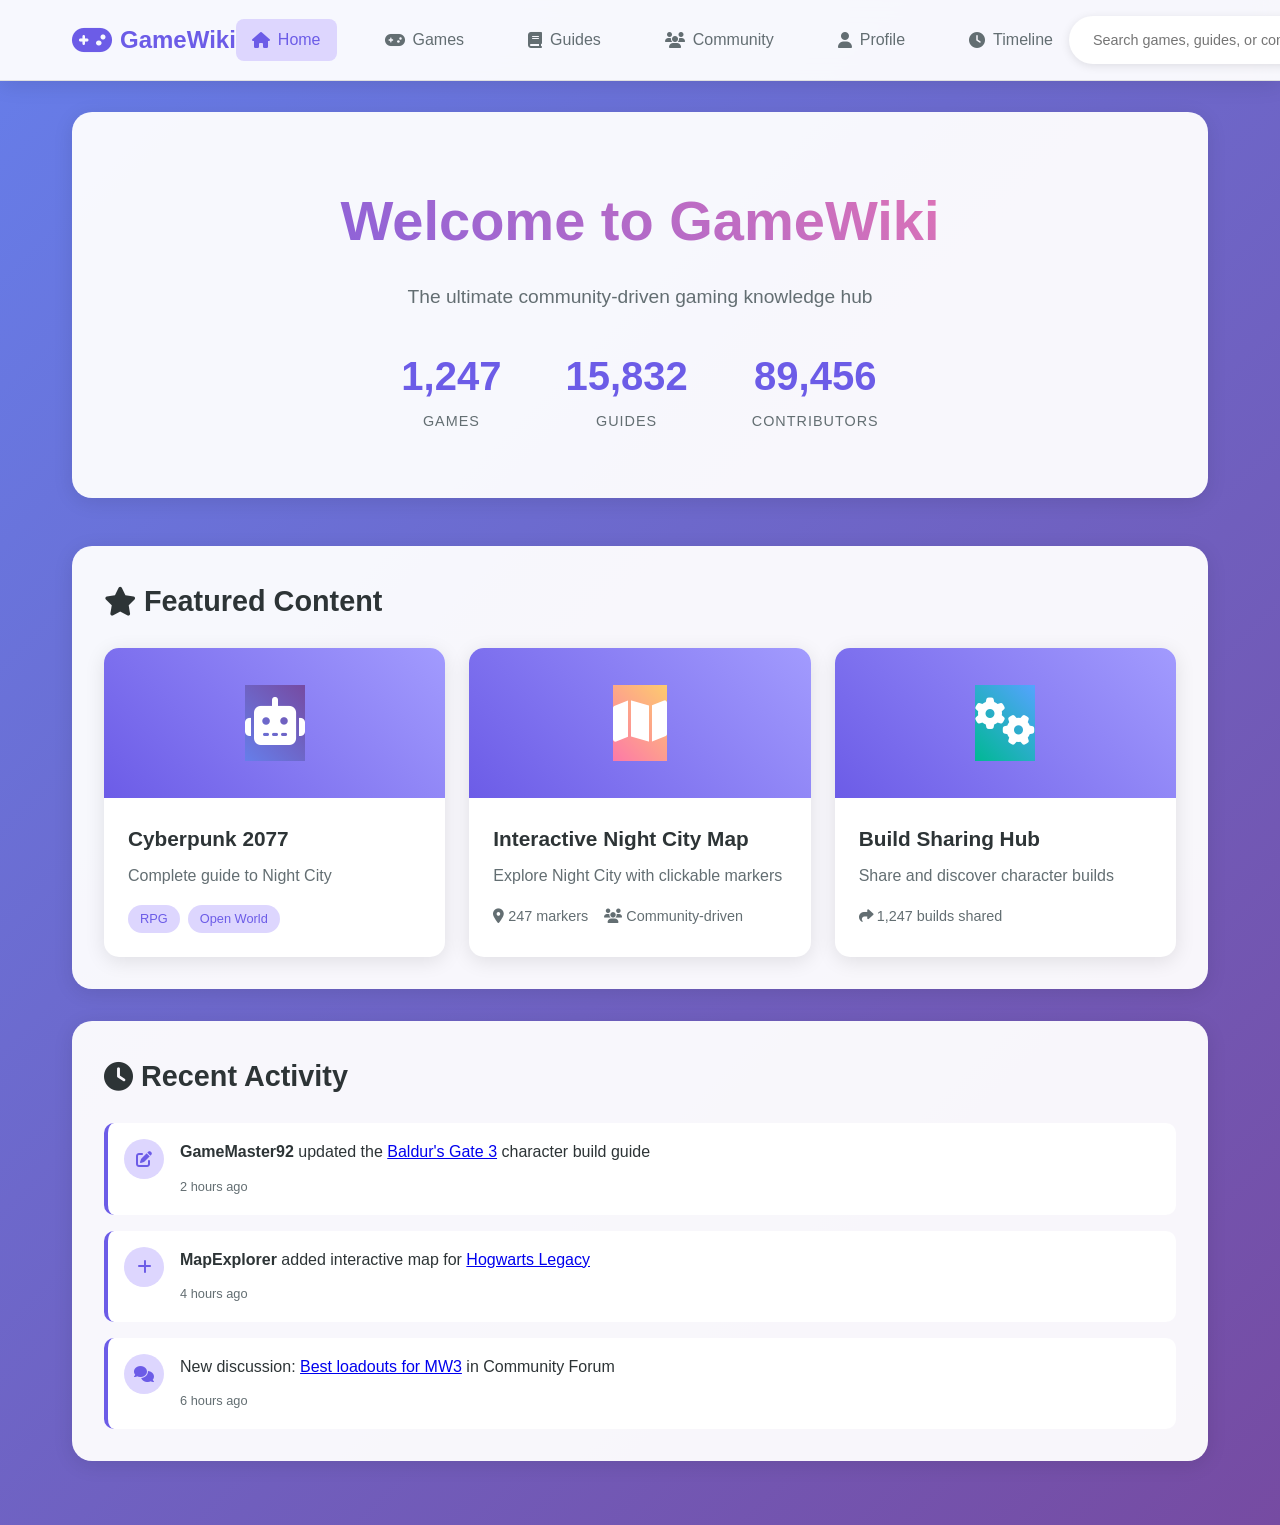
<file: index.html>
<!DOCTYPE html>
<html lang="en">
<head>
    <meta charset="UTF-8">
    <meta name="viewport" content="width=device-width, initial-scale=1.0">
    <title>GameWiki - The Ultimate Gaming Knowledge Hub</title>
    <link rel="stylesheet" href="style.css">
    <link href="https://cdnjs.cloudflare.com/ajax/libs/font-awesome/6.4.0/css/all.min.css" rel="stylesheet">
</head>
<body>
    <!-- Navigation Header -->
    <header class="navbar">
        <div class="nav-container">
            <div class="logo">
                <i class="fas fa-gamepad"></i>
                <span>GameWiki</span>
            </div>
            <nav class="nav-menu">
                <a href="#home" class="nav-link active" data-section="home">
                    <i class="fas fa-home"></i> Home
                </a>
                <a href="#games" class="nav-link" data-section="games">
                    <i class="fas fa-gamepad"></i> Games
                </a>
                <a href="#guides" class="nav-link" data-section="guides">
                    <i class="fas fa-book"></i> Guides
                </a>
                <a href="#community" class="nav-link" data-section="community">
                    <i class="fas fa-users"></i> Community
                </a>
                <a href="#profile" class="nav-link" data-section="profile">
                    <i class="fas fa-user"></i> Profile
                </a>
                <a href="game-timeline.html" class="nav-link" target="_blank">
                    <i class="fas fa-clock"></i> Timeline
                </a>
            </nav>
            <div class="search-container">
                <input type="text" id="search-input" placeholder="Search games, guides, or content...">
                <button id="search-btn"><i class="fas fa-search"></i></button>
            </div>
        </div>
    </header>

    <!-- Main Content -->
    <main class="main-content">
        <!-- Home Section -->
        <section id="home-section" class="content-section active">
            <div class="hero">
                <h1>Welcome to GameWiki</h1>
                <p>The ultimate community-driven gaming knowledge hub</p>
                <div class="hero-stats">
                    <div class="stat">
                        <span class="stat-number">1,247</span>
                        <span class="stat-label">Games</span>
                    </div>
                    <div class="stat">
                        <span class="stat-number">15,832</span>
                        <span class="stat-label">Guides</span>
                    </div>
                    <div class="stat">
                        <span class="stat-number">89,456</span>
                        <span class="stat-label">Contributors</span>
                    </div>
                </div>
            </div>

            <div class="featured-section">
                <h2><i class="fas fa-star"></i> Featured Content</h2>
                <div class="featured-grid">
                    <div class="featured-card game-card" data-game="cyberpunk2077">
                        <div class="card-image">
                            <div class="game-placeholder">
                                <i class="fas fa-robot"></i>
                            </div>
                        </div>
                        <div class="card-content">
                            <h3>Cyberpunk 2077</h3>
                            <p>Complete guide to Night City</p>
                            <div class="card-tags">
                                <span class="tag">RPG</span>
                                <span class="tag">Open World</span>
                            </div>
                        </div>
                    </div>
                    <div class="featured-card guide-card" onclick="window.open('interactive-map.html', '_blank')">
                        <div class="card-image">
                            <div class="guide-placeholder">
                                <i class="fas fa-map"></i>
                            </div>
                        </div>
                        <div class="card-content">
                            <h3>Interactive Night City Map</h3>
                            <p>Explore Night City with clickable markers</p>
                            <div class="card-meta">
                                <span><i class="fas fa-map-marker-alt"></i> 247 markers</span>
                                <span><i class="fas fa-users"></i> Community-driven</span>
                            </div>
                        </div>
                    </div>
                    <div class="featured-card community-card" onclick="window.open('build-sharing.html', '_blank')">
                        <div class="card-image">
                            <div class="community-placeholder">
                                <i class="fas fa-cogs"></i>
                            </div>
                        </div>
                        <div class="card-content">
                            <h3>Build Sharing Hub</h3>
                            <p>Share and discover character builds</p>
                            <div class="card-meta">
                                <span><i class="fas fa-share"></i> 1,247 builds shared</span>
                            </div>
                        </div>
                    </div>
                </div>
            </div>

            <div class="recent-activity">
                <h2><i class="fas fa-clock"></i> Recent Activity</h2>
                <div class="activity-feed">
                    <div class="activity-item">
                        <div class="activity-icon">
                            <i class="fas fa-edit"></i>
                        </div>
                        <div class="activity-content">
                            <p><strong>GameMaster92</strong> updated the <a href="#">Baldur's Gate 3</a> character build guide</p>
                            <span class="activity-time">2 hours ago</span>
                        </div>
                    </div>
                    <div class="activity-item">
                        <div class="activity-icon">
                            <i class="fas fa-plus"></i>
                        </div>
                        <div class="activity-content">
                            <p><strong>MapExplorer</strong> added interactive map for <a href="#">Hogwarts Legacy</a></p>
                            <span class="activity-time">4 hours ago</span>
                        </div>
                    </div>
                    <div class="activity-item">
                        <div class="activity-icon">
                            <i class="fas fa-comments"></i>
                        </div>
                        <div class="activity-content">
                            <p>New discussion: <a href="#">Best loadouts for MW3</a> in Community Forum</p>
                            <span class="activity-time">6 hours ago</span>
                        </div>
                    </div>
                </div>
            </div>
        </section>

        <!-- Games Section -->
        <section id="games-section" class="content-section">
            <div class="section-header">
                <h1><i class="fas fa-gamepad"></i> Game Library</h1>
                <div class="section-filters">
                    <select id="platform-filter">
                        <option value="">All Platforms</option>
                        <option value="pc">PC</option>
                        <option value="playstation">PlayStation</option>
                        <option value="xbox">Xbox</option>
                        <option value="nintendo">Nintendo</option>
                        <option value="mobile">Mobile</option>
                    </select>
                    <select id="genre-filter">
                        <option value="">All Genres</option>
                        <option value="action">Action</option>
                        <option value="rpg">RPG</option>
                        <option value="strategy">Strategy</option>
                        <option value="fps">FPS</option>
                        <option value="mmorpg">MMORPG</option>
                    </select>
                </div>
            </div>

            <div class="games-grid" id="games-grid">
                <!-- Games will be populated by JavaScript -->
            </div>
        </section>

        <!-- Guides Section -->
        <section id="guides-section" class="content-section">
            <div class="section-header">
                <h1><i class="fas fa-book"></i> Guides & Walkthroughs</h1>
                <div class="guide-categories">
                    <button class="category-btn active" data-category="all">All Guides</button>
                    <button class="category-btn" data-category="walkthrough">Walkthroughs</button>
                    <button class="category-btn" data-category="builds">Builds</button>
                    <button class="category-btn" data-category="achievements">Achievements</button>
                    <button class="category-btn" data-category="speedrun">Speedruns</button>
                </div>
            </div>

            <div class="guides-grid" id="guides-grid">
                <!-- Guides will be populated by JavaScript -->
            </div>
        </section>

        <!-- Community Section -->
        <section id="community-section" class="content-section">
            <div class="section-header">
                <h1><i class="fas fa-users"></i> Community Hub</h1>
            </div>

            <div class="community-tabs">
                <button class="tab-btn active" data-tab="forums">Forums</button>
                <button class="tab-btn" data-tab="polls">Polls & Rankings</button>
                <button class="tab-btn" data-tab="fanart">Fan Art & Mods</button>
                <button class="tab-btn" data-tab="leaderboard">Contributors</button>
            </div>

            <div class="community-content">
                <div id="forums-tab" class="tab-content active">
                    <div class="forums-list">
                        <!-- Forum content -->
                    </div>
                </div>
                <div id="polls-tab" class="tab-content">
                    <div class="polls-container">
                        <!-- Polls content -->
                    </div>
                </div>
                <div id="fanart-tab" class="tab-content">
                    <div class="fanart-gallery">
                        <!-- Fan art content -->
                    </div>
                </div>
                <div id="leaderboard-tab" class="tab-content">
                    <div class="leaderboard">
                        <!-- Leaderboard content -->
                    </div>
                </div>
            </div>
        </section>

        <!-- Profile Section -->
        <section id="profile-section" class="content-section">
            <div class="profile-header">
                <div class="profile-avatar">
                    <i class="fas fa-user-circle"></i>
                </div>
                <div class="profile-info">
                    <h1>GamerPro123</h1>
                    <p class="profile-title">Lore Master • Map Maker</p>
                    <div class="profile-stats">
                        <div class="profile-stat">
                            <span class="stat-number">47</span>
                            <span class="stat-label">Contributions</span>
                        </div>
                        <div class="profile-stat">
                            <span class="stat-number">12</span>
                            <span class="stat-label">Badges</span>
                        </div>
                        <div class="profile-stat">
                            <span class="stat-number">1,234</span>
                            <span class="stat-label">Reputation</span>
                        </div>
                    </div>
                </div>
            </div>

            <div class="profile-content">
                <div class="profile-badges">
                    <h2><i class="fas fa-medal"></i> Badges</h2>
                    <div class="badges-grid">
                        <div class="badge earned">
                            <i class="fas fa-book"></i>
                            <span>Lore Master</span>
                        </div>
                        <div class="badge earned">
                            <i class="fas fa-map"></i>
                            <span>Map Maker</span>
                        </div>
                        <div class="badge earned">
                            <i class="fas fa-star"></i>
                            <span>First Contributor</span>
                        </div>
                        <div class="badge">
                            <i class="fas fa-trophy"></i>
                            <span>Achievement Hunter</span>
                        </div>
                    </div>
                </div>

                <div class="profile-achievements">
                    <h2><i class="fas fa-trophy"></i> Achievement Tracker</h2>
                    <div class="achievement-progress">
                        <div class="achievement-game">
                            <h3>The Witcher 3: Wild Hunt</h3>
                            <div class="progress-bar">
                                <div class="progress-fill" style="width: 78%"></div>
                                <span class="progress-text">78% (39/50)</span>
                            </div>
                        </div>
                        <div class="achievement-game">
                            <h3>Cyberpunk 2077</h3>
                            <div class="progress-bar">
                                <div class="progress-fill" style="width: 45%"></div>
                                <span class="progress-text">45% (23/51)</span>
                            </div>
                        </div>
                    </div>
                </div>
            </div>
        </section>
    </main>

    <!-- Game Detail Modal -->
    <div id="game-modal" class="modal">
        <div class="modal-content">
            <span class="close">&times;</span>
            <div id="game-detail-content">
                <!-- Game details will be loaded here -->
            </div>
        </div>
    </div>

    <!-- Scripts -->
    <script src="script.js"></script>
</body>
</html>
</file>
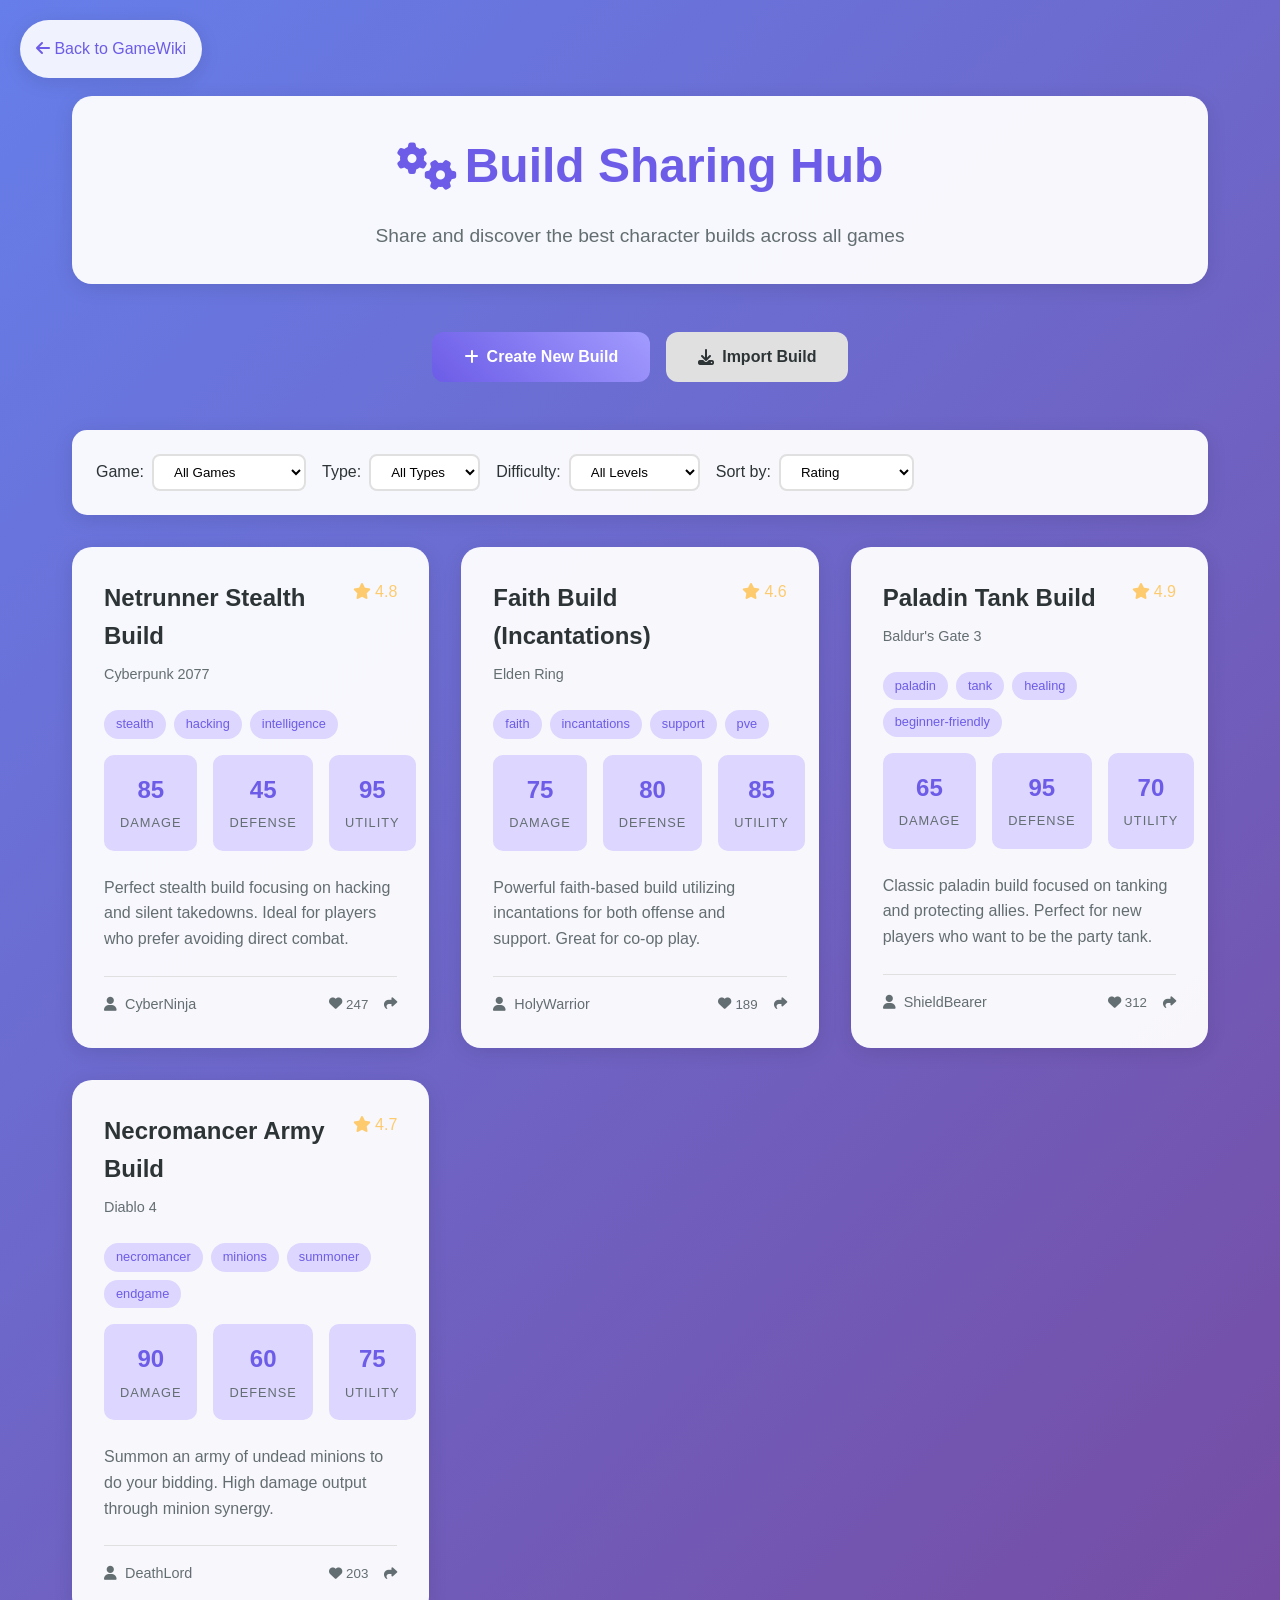
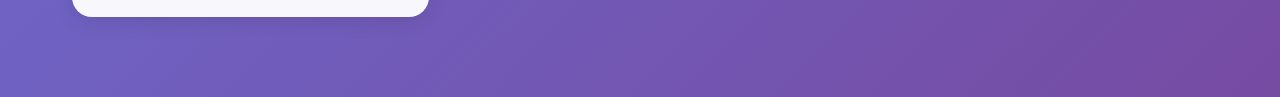
<file: build-sharing.html>
<!DOCTYPE html>
<html lang="en">
<head>
    <meta charset="UTF-8">
    <meta name="viewport" content="width=device-width, initial-scale=1.0">
    <title>Build Sharing - GameWiki</title>
    <link href="https://cdnjs.cloudflare.com/ajax/libs/font-awesome/6.4.0/css/all.min.css" rel="stylesheet">
    <style>
        * {
            margin: 0;
            padding: 0;
            box-sizing: border-box;
        }
        
        :root {
            --primary-color: #6c5ce7;
            --secondary-color: #a29bfe;
            --accent-color: #fd79a8;
            --success-color: #00b894;
            --warning-color: #fdcb6e;
            --error-color: #e17055;
            --dark-bg: #2d3436;
            --light-bg: #ddd6fe;
            --text-dark: #2d3436;
            --text-light: #636e72;
            --border-color: #e0e0e0;
            --shadow: 0 4px 20px rgba(0, 0, 0, 0.1);
        }
        
        body {
            font-family: 'Inter', sans-serif;
            background: linear-gradient(135deg, #667eea 0%, #764ba2 100%);
            min-height: 100vh;
            color: var(--text-dark);
            line-height: 1.6;
        }
        
        .back-link {
            position: fixed;
            top: 20px;
            left: 20px;
            background: rgba(255, 255, 255, 0.9);
            padding: 1rem;
            border-radius: 50px;
            text-decoration: none;
            color: var(--primary-color);
            font-weight: 500;
            box-shadow: var(--shadow);
            transition: all 0.3s ease;
            z-index: 100;
        }
        
        .back-link:hover {
            background: white;
            transform: translateY(-2px);
        }
        
        .container {
            max-width: 1200px;
            margin: 0 auto;
            padding: 6rem 2rem 2rem;
        }
        
        .page-header {
            text-align: center;
            margin-bottom: 3rem;
            background: rgba(255, 255, 255, 0.95);
            padding: 2rem;
            border-radius: 20px;
            box-shadow: var(--shadow);
        }
        
        .page-header h1 {
            font-size: 3rem;
            color: var(--primary-color);
            margin-bottom: 1rem;
            display: flex;
            align-items: center;
            justify-content: center;
            gap: 0.5rem;
        }
        
        .page-header p {
            font-size: 1.2rem;
            color: var(--text-light);
        }
        
        .build-actions {
            display: flex;
            justify-content: center;
            gap: 1rem;
            margin-bottom: 3rem;
        }
        
        .btn {
            padding: 1rem 2rem;
            border: none;
            border-radius: 12px;
            cursor: pointer;
            font-weight: 600;
            font-size: 1rem;
            transition: all 0.3s ease;
            display: flex;
            align-items: center;
            gap: 0.5rem;
            text-decoration: none;
        }
        
        .btn-primary {
            background: linear-gradient(45deg, var(--primary-color), var(--secondary-color));
            color: white;
        }
        
        .btn-secondary {
            background: var(--border-color);
            color: var(--text-dark);
        }
        
        .btn:hover {
            transform: translateY(-3px);
            box-shadow: 0 8px 30px rgba(0, 0, 0, 0.15);
        }
        
        .builds-grid {
            display: grid;
            grid-template-columns: repeat(auto-fit, minmax(350px, 1fr));
            gap: 2rem;
            margin-bottom: 3rem;
        }
        
        .build-card {
            background: rgba(255, 255, 255, 0.95);
            border-radius: 20px;
            padding: 2rem;
            box-shadow: var(--shadow);
            transition: all 0.3s ease;
            cursor: pointer;
        }
        
        .build-card:hover {
            transform: translateY(-5px);
            box-shadow: 0 8px 30px rgba(0, 0, 0, 0.15);
        }
        
        .build-header {
            display: flex;
            justify-content: space-between;
            align-items: flex-start;
            margin-bottom: 1.5rem;
        }
        
        .build-title {
            font-size: 1.5rem;
            color: var(--text-dark);
            margin-bottom: 0.5rem;
        }
        
        .build-game {
            color: var(--text-light);
            font-size: 0.9rem;
        }
        
        .build-rating {
            display: flex;
            align-items: center;
            gap: 0.25rem;
            color: var(--warning-color);
        }
        
        .build-tags {
            display: flex;
            flex-wrap: wrap;
            gap: 0.5rem;
            margin-bottom: 1rem;
        }
        
        .tag {
            background: var(--light-bg);
            color: var(--primary-color);
            padding: 0.25rem 0.75rem;
            border-radius: 15px;
            font-size: 0.8rem;
            font-weight: 500;
        }
        
        .build-stats {
            display: grid;
            grid-template-columns: repeat(3, 1fr);
            gap: 1rem;
            margin-bottom: 1.5rem;
        }
        
        .stat-item {
            text-align: center;
            background: var(--light-bg);
            padding: 1rem;
            border-radius: 10px;
        }
        
        .stat-value {
            font-size: 1.5rem;
            font-weight: 700;
            color: var(--primary-color);
            display: block;
        }
        
        .stat-label {
            font-size: 0.8rem;
            color: var(--text-light);
            text-transform: uppercase;
            letter-spacing: 1px;
        }
        
        .build-description {
            color: var(--text-light);
            margin-bottom: 1.5rem;
            line-height: 1.6;
        }
        
        .build-meta {
            display: flex;
            justify-content: space-between;
            align-items: center;
            padding-top: 1rem;
            border-top: 1px solid var(--border-color);
            font-size: 0.9rem;
            color: var(--text-light);
        }
        
        .build-author {
            display: flex;
            align-items: center;
            gap: 0.5rem;
        }
        
        .build-interactions {
            display: flex;
            gap: 1rem;
        }
        
        .interaction-btn {
            background: none;
            border: none;
            color: var(--text-light);
            cursor: pointer;
            display: flex;
            align-items: center;
            gap: 0.25rem;
            transition: color 0.3s ease;
        }
        
        .interaction-btn:hover {
            color: var(--primary-color);
        }
        
        .interaction-btn.liked {
            color: var(--accent-color);
        }
        
        .build-modal {
            display: none;
            position: fixed;
            top: 0;
            left: 0;
            width: 100%;
            height: 100%;
            background: rgba(0, 0, 0, 0.8);
            backdrop-filter: blur(5px);
            z-index: 1000;
        }
        
        .build-modal.show {
            display: flex;
            align-items: center;
            justify-content: center;
        }
        
        .modal-content {
            background: white;
            border-radius: 20px;
            padding: 2rem;
            max-width: 800px;
            width: 90%;
            max-height: 90vh;
            overflow-y: auto;
            position: relative;
        }
        
        .modal-close {
            position: absolute;
            top: 1rem;
            right: 1rem;
            background: none;
            border: none;
            font-size: 1.5rem;
            cursor: pointer;
            color: var(--text-light);
            transition: color 0.3s ease;
        }
        
        .modal-close:hover {
            color: var(--error-color);
        }
        
        .build-detail {
            margin-top: 1rem;
        }
        
        .build-sections {
            display: grid;
            grid-template-columns: 1fr 1fr;
            gap: 2rem;
            margin-top: 2rem;
        }
        
        .section-title {
            font-size: 1.3rem;
            color: var(--text-dark);
            margin-bottom: 1rem;
            display: flex;
            align-items: center;
            gap: 0.5rem;
        }
        
        .equipment-list, .skill-list {
            display: flex;
            flex-direction: column;
            gap: 0.75rem;
        }
        
        .equipment-item, .skill-item {
            background: var(--light-bg);
            padding: 1rem;
            border-radius: 10px;
            display: flex;
            justify-content: space-between;
            align-items: center;
        }
        
        .item-name {
            font-weight: 500;
            color: var(--text-dark);
        }
        
        .item-level {
            background: var(--primary-color);
            color: white;
            padding: 0.25rem 0.5rem;
            border-radius: 5px;
            font-size: 0.8rem;
        }
        
        .filters {
            display: flex;
            gap: 1rem;
            margin-bottom: 2rem;
            background: rgba(255, 255, 255, 0.95);
            padding: 1.5rem;
            border-radius: 15px;
            box-shadow: var(--shadow);
            align-items: center;
            flex-wrap: wrap;
        }
        
        .filter-group {
            display: flex;
            align-items: center;
            gap: 0.5rem;
        }
        
        .filter-group label {
            font-weight: 500;
            color: var(--text-dark);
        }
        
        .filter-group select {
            padding: 0.5rem 1rem;
            border: 2px solid var(--border-color);
            border-radius: 8px;
            background: white;
            cursor: pointer;
        }
        
        .create-build-form {
            background: rgba(255, 255, 255, 0.95);
            border-radius: 20px;
            padding: 2rem;
            box-shadow: var(--shadow);
            display: none;
        }
        
        .create-build-form.show {
            display: block;
        }
        
        .form-grid {
            display: grid;
            grid-template-columns: 1fr 1fr;
            gap: 2rem;
        }
        
        .form-group {
            margin-bottom: 1.5rem;
        }
        
        .form-group label {
            display: block;
            margin-bottom: 0.5rem;
            font-weight: 500;
            color: var(--text-dark);
        }
        
        .form-group input,
        .form-group select,
        .form-group textarea {
            width: 100%;
            padding: 1rem;
            border: 2px solid var(--border-color);
            border-radius: 10px;
            font-size: 1rem;
            transition: border-color 0.3s ease;
        }
        
        .form-group input:focus,
        .form-group select:focus,
        .form-group textarea:focus {
            outline: none;
            border-color: var(--primary-color);
        }
        
        .form-actions {
            display: flex;
            gap: 1rem;
            justify-content: flex-end;
            margin-top: 2rem;
        }
        
        @media (max-width: 768px) {
            .builds-grid {
                grid-template-columns: 1fr;
            }
            
            .build-sections {
                grid-template-columns: 1fr;
            }
            
            .form-grid {
                grid-template-columns: 1fr;
            }
            
            .filters {
                flex-direction: column;
                align-items: flex-start;
            }
            
            .page-header h1 {
                font-size: 2rem;
            }
        }
    </style>
</head>
<body>
    <a href="index.html" class="back-link">
        <i class="fas fa-arrow-left"></i> Back to GameWiki
    </a>
    
    <div class="container">
        <div class="page-header">
            <h1><i class="fas fa-cogs"></i> Build Sharing Hub</h1>
            <p>Share and discover the best character builds across all games</p>
        </div>
        
        <div class="build-actions">
            <button class="btn btn-primary" onclick="showCreateForm()">
                <i class="fas fa-plus"></i> Create New Build
            </button>
            <button class="btn btn-secondary" onclick="importBuild()">
                <i class="fas fa-download"></i> Import Build
            </button>
        </div>
        
        <div class="filters">
            <div class="filter-group">
                <label>Game:</label>
                <select id="gameFilter">
                    <option value="">All Games</option>
                    <option value="cyberpunk2077">Cyberpunk 2077</option>
                    <option value="eldenring">Elden Ring</option>
                    <option value="baldursgate3">Baldur's Gate 3</option>
                    <option value="diablo4">Diablo 4</option>
                </select>
            </div>
            <div class="filter-group">
                <label>Type:</label>
                <select id="typeFilter">
                    <option value="">All Types</option>
                    <option value="dps">DPS</option>
                    <option value="tank">Tank</option>
                    <option value="support">Support</option>
                    <option value="hybrid">Hybrid</option>
                </select>
            </div>
            <div class="filter-group">
                <label>Difficulty:</label>
                <select id="difficultyFilter">
                    <option value="">All Levels</option>
                    <option value="beginner">Beginner</option>
                    <option value="intermediate">Intermediate</option>
                    <option value="advanced">Advanced</option>
                </select>
            </div>
            <div class="filter-group">
                <label>Sort by:</label>
                <select id="sortFilter">
                    <option value="rating">Rating</option>
                    <option value="newest">Newest</option>
                    <option value="popular">Most Popular</option>
                </select>
            </div>
        </div>
        
        <div class="builds-grid" id="buildsGrid">
            <!-- Builds will be populated by JavaScript -->
        </div>
        
        <div class="create-build-form" id="createBuildForm">
            <h2><i class="fas fa-plus"></i> Create New Build</h2>
            <form id="buildForm">
                <div class="form-grid">
                    <div class="form-section">
                        <div class="form-group">
                            <label for="buildTitle">Build Name:</label>
                            <input type="text" id="buildTitle" required>
                        </div>
                        <div class="form-group">
                            <label for="buildGame">Game:</label>
                            <select id="buildGame" required>
                                <option value="">Select Game</option>
                                <option value="cyberpunk2077">Cyberpunk 2077</option>
                                <option value="eldenring">Elden Ring</option>
                                <option value="baldursgate3">Baldur's Gate 3</option>
                                <option value="diablo4">Diablo 4</option>
                            </select>
                        </div>
                        <div class="form-group">
                            <label for="buildType">Build Type:</label>
                            <select id="buildType" required>
                                <option value="">Select Type</option>
                                <option value="dps">DPS</option>
                                <option value="tank">Tank</option>
                                <option value="support">Support</option>
                                <option value="hybrid">Hybrid</option>
                            </select>
                        </div>
                        <div class="form-group">
                            <label for="buildDifficulty">Difficulty:</label>
                            <select id="buildDifficulty" required>
                                <option value="">Select Difficulty</option>
                                <option value="beginner">Beginner</option>
                                <option value="intermediate">Intermediate</option>
                                <option value="advanced">Advanced</option>
                            </select>
                        </div>
                    </div>
                    <div class="form-section">
                        <div class="form-group">
                            <label for="buildDescription">Description:</label>
                            <textarea id="buildDescription" rows="4" required></textarea>
                        </div>
                        <div class="form-group">
                            <label for="buildTags">Tags (comma-separated):</label>
                            <input type="text" id="buildTags" placeholder="e.g., stealth, ranged, endgame">
                        </div>
                    </div>
                </div>
                
                <div class="form-actions">
                    <button type="button" class="btn btn-secondary" onclick="hideCreateForm()">Cancel</button>
                    <button type="submit" class="btn btn-primary">Create Build</button>
                </div>
            </form>
        </div>
    </div>
    
    <div class="build-modal" id="buildModal">
        <div class="modal-content">
            <button class="modal-close" onclick="closeBuildModal()">&times;</button>
            <div id="buildDetailContent">
                <!-- Build details will be loaded here -->
            </div>
        </div>
    </div>
    
    <script>
        class BuildSharingHub {
            constructor() {
                this.builds = [];
                this.likedBuilds = new Set();
                this.init();
            }
            
            init() {
                this.loadSampleBuilds();
                this.setupEventListeners();
                this.renderBuilds();
                this.loadLikedBuilds();
            }
            
            setupEventListeners() {
                const filters = ['gameFilter', 'typeFilter', 'difficultyFilter', 'sortFilter'];
                filters.forEach(filterId => {
                    document.getElementById(filterId).addEventListener('change', () => {
                        this.applyFilters();
                    });
                });
                
                document.getElementById('buildForm').addEventListener('submit', (e) => {
                    this.handleBuildSubmit(e);
                });
            }
            
            loadSampleBuilds() {
                const saved = localStorage.getItem('gameBuilds');
                if (saved) {
                    this.builds = JSON.parse(saved);
                    return;
                }
                
                this.builds = [
                    {
                        id: 1,
                        title: 'Netrunner Stealth Build',
                        game: 'cyberpunk2077',
                        gameTitle: 'Cyberpunk 2077',
                        type: 'dps',
                        difficulty: 'intermediate',
                        description: 'Perfect stealth build focusing on hacking and silent takedowns. Ideal for players who prefer avoiding direct combat.',
                        tags: ['stealth', 'hacking', 'intelligence'],
                        rating: 4.8,
                        likes: 247,
                        author: 'CyberNinja',
                        createdAt: '2024-01-15',
                        stats: { damage: 85, defense: 45, utility: 95 },
                        equipment: [
                            { name: 'Mantis Blades', level: 'Legendary' },
                            { name: 'Optical Camo', level: 'Epic' },
                            { name: 'Cyberdeck', level: 'Legendary' }
                        ],
                        skills: [
                            { name: 'Breach Protocol', level: 20 },
                            { name: 'Quickhacking', level: 20 },
                            { name: 'Stealth', level: 18 }
                        ]
                    },
                    {
                        id: 2,
                        title: 'Faith Build (Incantations)',
                        game: 'eldenring',
                        gameTitle: 'Elden Ring',
                        type: 'hybrid',
                        difficulty: 'advanced',
                        description: 'Powerful faith-based build utilizing incantations for both offense and support. Great for co-op play.',
                        tags: ['faith', 'incantations', 'support', 'pve'],
                        rating: 4.6,
                        likes: 189,
                        author: 'HolyWarrior',
                        createdAt: '2024-01-12',
                        stats: { damage: 75, defense: 80, utility: 85 },
                        equipment: [
                            { name: 'Sacred Relic Sword', level: '+10' },
                            { name: 'Erdtree Seal', level: '+25' },
                            { name: 'Crucible Tree Armor', level: 'Max' }
                        ],
                        skills: [
                            { name: 'Faith', level: 80 },
                            { name: 'Vigor', level: 60 },
                            { name: 'Mind', level: 40 }
                        ]
                    },
                    {
                        id: 3,
                        title: 'Paladin Tank Build',
                        game: 'baldursgate3',
                        gameTitle: "Baldur's Gate 3",
                        type: 'tank',
                        difficulty: 'beginner',
                        description: 'Classic paladin build focused on tanking and protecting allies. Perfect for new players who want to be the party tank.',
                        tags: ['paladin', 'tank', 'healing', 'beginner-friendly'],
                        rating: 4.9,
                        likes: 312,
                        author: 'ShieldBearer',
                        createdAt: '2024-01-10',
                        stats: { damage: 65, defense: 95, utility: 70 },
                        equipment: [
                            { name: 'Plate Armor', level: '+3' },
                            { name: 'Shield of Devotion', level: '+2' },
                            { name: 'Sword of Justice', level: '+1' }
                        ],
                        skills: [
                            { name: 'Strength', level: 18 },
                            { name: 'Constitution', level: 16 },
                            { name: 'Charisma', level: 14 }
                        ]
                    },
                    {
                        id: 4,
                        title: 'Necromancer Army Build',
                        game: 'diablo4',
                        gameTitle: 'Diablo 4',
                        type: 'dps',
                        difficulty: 'advanced',
                        description: 'Summon an army of undead minions to do your bidding. High damage output through minion synergy.',
                        tags: ['necromancer', 'minions', 'summoner', 'endgame'],
                        rating: 4.7,
                        likes: 203,
                        author: 'DeathLord',
                        createdAt: '2024-01-08',
                        stats: { damage: 90, defense: 60, utility: 75 },
                        equipment: [
                            { name: 'Bone Prison Staff', level: 'Ancestral' },
                            { name: 'Necromancer Focus', level: 'Sacred' },
                            { name: 'Death Shroud', level: 'Legendary' }
                        ],
                        skills: [
                            { name: 'Raise Skeleton', level: 5 },
                            { name: 'Corpse Explosion', level: 5 },
                            { name: 'Bone Armor', level: 3 }
                        ]
                    }
                ];
            }
            
            renderBuilds(buildsToRender = this.builds) {
                const grid = document.getElementById('buildsGrid');
                
                if (buildsToRender.length === 0) {
                    grid.innerHTML = `
                        <div style="grid-column: 1/-1; text-align: center; padding: 3rem; color: var(--text-light);">
                            <i class="fas fa-search" style="font-size: 3rem; margin-bottom: 1rem;"></i>
                            <p>No builds found matching your criteria.</p>
                        </div>
                    `;
                    return;
                }
                
                grid.innerHTML = buildsToRender.map(build => `
                    <div class="build-card" onclick="showBuildDetail(${build.id})">
                        <div class="build-header">
                            <div>
                                <h3 class="build-title">${build.title}</h3>
                                <p class="build-game">${build.gameTitle}</p>
                            </div>
                            <div class="build-rating">
                                <i class="fas fa-star"></i>
                                <span>${build.rating}</span>
                            </div>
                        </div>
                        
                        <div class="build-tags">
                            ${build.tags.map(tag => `<span class="tag">${tag}</span>`).join('')}
                        </div>
                        
                        <div class="build-stats">
                            <div class="stat-item">
                                <span class="stat-value">${build.stats.damage}</span>
                                <span class="stat-label">Damage</span>
                            </div>
                            <div class="stat-item">
                                <span class="stat-value">${build.stats.defense}</span>
                                <span class="stat-label">Defense</span>
                            </div>
                            <div class="stat-item">
                                <span class="stat-value">${build.stats.utility}</span>
                                <span class="stat-label">Utility</span>
                            </div>
                        </div>
                        
                        <p class="build-description">${build.description}</p>
                        
                        <div class="build-meta">
                            <div class="build-author">
                                <i class="fas fa-user"></i>
                                <span>${build.author}</span>
                            </div>
                            <div class="build-interactions">
                                <button class="interaction-btn ${this.likedBuilds.has(build.id) ? 'liked' : ''}" 
                                        onclick="event.stopPropagation(); toggleLike(${build.id})">
                                    <i class="fas fa-heart"></i>
                                    <span>${build.likes}</span>
                                </button>
                                <button class="interaction-btn" onclick="event.stopPropagation(); shareBuild(${build.id})">
                                    <i class="fas fa-share"></i>
                                </button>
                            </div>
                        </div>
                    </div>
                `).join('');
            }
            
            applyFilters() {
                const gameFilter = document.getElementById('gameFilter').value;
                const typeFilter = document.getElementById('typeFilter').value;
                const difficultyFilter = document.getElementById('difficultyFilter').value;
                const sortFilter = document.getElementById('sortFilter').value;
                
                let filtered = this.builds.filter(build => {
                    return (!gameFilter || build.game === gameFilter) &&
                           (!typeFilter || build.type === typeFilter) &&
                           (!difficultyFilter || build.difficulty === difficultyFilter);
                });
                
                // Sort builds
                switch(sortFilter) {
                    case 'rating':
                        filtered.sort((a, b) => b.rating - a.rating);
                        break;
                    case 'newest':
                        filtered.sort((a, b) => new Date(b.createdAt) - new Date(a.createdAt));
                        break;
                    case 'popular':
                        filtered.sort((a, b) => b.likes - a.likes);
                        break;
                }
                
                this.renderBuilds(filtered);
            }
            
            showBuildDetail(buildId) {
                const build = this.builds.find(b => b.id === buildId);
                if (!build) return;
                
                const modal = document.getElementById('buildModal');
                const content = document.getElementById('buildDetailContent');
                
                content.innerHTML = `
                    <div class="build-detail">
                        <div class="build-header">
                            <div>
                                <h2 class="build-title">${build.title}</h2>
                                <p class="build-game">${build.gameTitle} • ${build.type.toUpperCase()} • ${build.difficulty}</p>
                            </div>
                            <div class="build-rating">
                                <i class="fas fa-star"></i>
                                <span>${build.rating}</span>
                            </div>
                        </div>
                        
                        <div class="build-tags">
                            ${build.tags.map(tag => `<span class="tag">${tag}</span>`).join('')}
                        </div>
                        
                        <p class="build-description">${build.description}</p>
                        
                        <div class="build-sections">
                            <div class="equipment-section">
                                <h3 class="section-title">
                                    <i class="fas fa-sword"></i>
                                    Equipment
                                </h3>
                                <div class="equipment-list">
                                    ${build.equipment.map(item => `
                                        <div class="equipment-item">
                                            <span class="item-name">${item.name}</span>
                                            <span class="item-level">${item.level}</span>
                                        </div>
                                    `).join('')}
                                </div>
                            </div>
                            
                            <div class="skills-section">
                                <h3 class="section-title">
                                    <i class="fas fa-magic"></i>
                                    Skills/Attributes
                                </h3>
                                <div class="skill-list">
                                    ${build.skills.map(skill => `
                                        <div class="skill-item">
                                            <span class="item-name">${skill.name}</span>
                                            <span class="item-level">${skill.level}</span>
                                        </div>
                                    `).join('')}
                                </div>
                            </div>
                        </div>
                        
                        <div class="build-meta" style="margin-top: 2rem;">
                            <div class="build-author">
                                <i class="fas fa-user"></i>
                                <span>Created by ${build.author} on ${new Date(build.createdAt).toLocaleDateString()}</span>
                            </div>
                            <div class="build-interactions">
                                <button class="btn btn-primary" onclick="copyBuildLink(${build.id})">
                                    <i class="fas fa-link"></i> Copy Link
                                </button>
                                <button class="btn btn-secondary" onclick="exportBuild(${build.id})">
                                    <i class="fas fa-download"></i> Export
                                </button>
                            </div>
                        </div>
                    </div>
                `;
                
                modal.classList.add('show');
            }
            
            handleBuildSubmit(e) {
                e.preventDefault();
                
                const formData = new FormData(e.target);
                const newBuild = {
                    id: Date.now(),
                    title: document.getElementById('buildTitle').value,
                    game: document.getElementById('buildGame').value,
                    gameTitle: document.getElementById('buildGame').selectedOptions[0].text,
                    type: document.getElementById('buildType').value,
                    difficulty: document.getElementById('buildDifficulty').value,
                    description: document.getElementById('buildDescription').value,
                    tags: document.getElementById('buildTags').value.split(',').map(tag => tag.trim()).filter(tag => tag),
                    rating: 0,
                    likes: 0,
                    author: 'You',
                    createdAt: new Date().toISOString().split('T')[0],
                    stats: { damage: 50, defense: 50, utility: 50 },
                    equipment: [],
                    skills: []
                };
                
                this.builds.unshift(newBuild);
                this.saveBuilds();
                this.renderBuilds();
                this.hideCreateForm();
                this.showNotification('Build created successfully!', 'success');
            }
            
            saveBuilds() {
                localStorage.setItem('gameBuilds', JSON.stringify(this.builds));
            }
            
            loadLikedBuilds() {
                const saved = localStorage.getItem('likedBuilds');
                if (saved) {
                    this.likedBuilds = new Set(JSON.parse(saved));
                }
            }
            
            saveLikedBuilds() {
                localStorage.setItem('likedBuilds', JSON.stringify([...this.likedBuilds]));
            }
            
            toggleLike(buildId) {
                const build = this.builds.find(b => b.id === buildId);
                if (!build) return;
                
                if (this.likedBuilds.has(buildId)) {
                    this.likedBuilds.delete(buildId);
                    build.likes--;
                } else {
                    this.likedBuilds.add(buildId);
                    build.likes++;
                }
                
                this.saveLikedBuilds();
                this.saveBuilds();
                this.renderBuilds();
            }
            
            showNotification(message, type = 'info') {
                const notification = document.createElement('div');
                notification.className = `notification notification-${type}`;
                notification.textContent = message;
                notification.style.cssText = `
                    position: fixed;
                    top: 20px;
                    right: 20px;
                    padding: 1rem 1.5rem;
                    border-radius: 8px;
                    color: white;
                    font-weight: 500;
                    z-index: 3000;
                    transform: translateX(400px);
                    opacity: 0;
                    transition: all 0.3s ease;
                    background: ${type === 'success' ? '#00b894' : '#6c5ce7'};
                `;
                
                document.body.appendChild(notification);
                
                setTimeout(() => {
                    notification.style.transform = 'translateX(0)';
                    notification.style.opacity = '1';
                }, 100);
                
                setTimeout(() => {
                    notification.style.transform = 'translateX(400px)';
                    notification.style.opacity = '0';
                    setTimeout(() => {
                        if (notification.parentNode) {
                            document.body.removeChild(notification);
                        }
                    }, 300);
                }, 3000);
            }
        }
        
        let buildHub;
        
        function showCreateForm() {
            document.getElementById('createBuildForm').classList.add('show');
            document.getElementById('buildTitle').focus();
        }
        
        function hideCreateForm() {
            document.getElementById('createBuildForm').classList.remove('show');
            document.getElementById('buildForm').reset();
        }
        
        function showBuildDetail(buildId) {
            buildHub.showBuildDetail(buildId);
        }
        
        function closeBuildModal() {
            document.getElementById('buildModal').classList.remove('show');
        }
        
        function toggleLike(buildId) {
            buildHub.toggleLike(buildId);
        }
        
        function shareBuild(buildId) {
            if (navigator.share) {
                navigator.share({
                    title: 'Check out this awesome build!',
                    url: `${window.location.href}?build=${buildId}`
                });
            } else {
                navigator.clipboard.writeText(`${window.location.href}?build=${buildId}`);
                buildHub.showNotification('Build link copied to clipboard!', 'success');
            }
        }
        
        function copyBuildLink(buildId) {
            navigator.clipboard.writeText(`${window.location.href}?build=${buildId}`);
            buildHub.showNotification('Build link copied to clipboard!', 'success');
        }
        
        function exportBuild(buildId) {
            const build = buildHub.builds.find(b => b.id === buildId);
            if (build) {
                const dataStr = JSON.stringify(build, null, 2);
                const dataUri = 'data:application/json;charset=utf-8,'+ encodeURIComponent(dataStr);
                
                const exportFileDefaultName = `${build.title.replace(/[^a-z0-9]/gi, '_').toLowerCase()}_build.json`;
                
                const linkElement = document.createElement('a');
                linkElement.setAttribute('href', dataUri);
                linkElement.setAttribute('download', exportFileDefaultName);
                linkElement.click();
            }
        }
        
        function importBuild() {
            const input = document.createElement('input');
            input.type = 'file';
            input.accept = '.json';
            input.onchange = e => {
                const file = e.target.files[0];
                if (file) {
                    const reader = new FileReader();
                    reader.onload = e => {
                        try {
                            const build = JSON.parse(e.target.result);
                            build.id = Date.now();
                            build.author = 'Imported';
                            buildHub.builds.unshift(build);
                            buildHub.saveBuilds();
                            buildHub.renderBuilds();
                            buildHub.showNotification('Build imported successfully!', 'success');
                        } catch (err) {
                            buildHub.showNotification('Invalid build file!', 'error');
                        }
                    };
                    reader.readAsText(file);
                }
            };
            input.click();
        }
        
        // Initialize the build sharing hub
        document.addEventListener('DOMContentLoaded', () => {
            buildHub = new BuildSharingHub();
            
            // Handle modal clicks
            document.getElementById('buildModal').addEventListener('click', (e) => {
                if (e.target.id === 'buildModal') {
                    closeBuildModal();
                }
            });
        });
    </script>
</body>
</html>
</file>
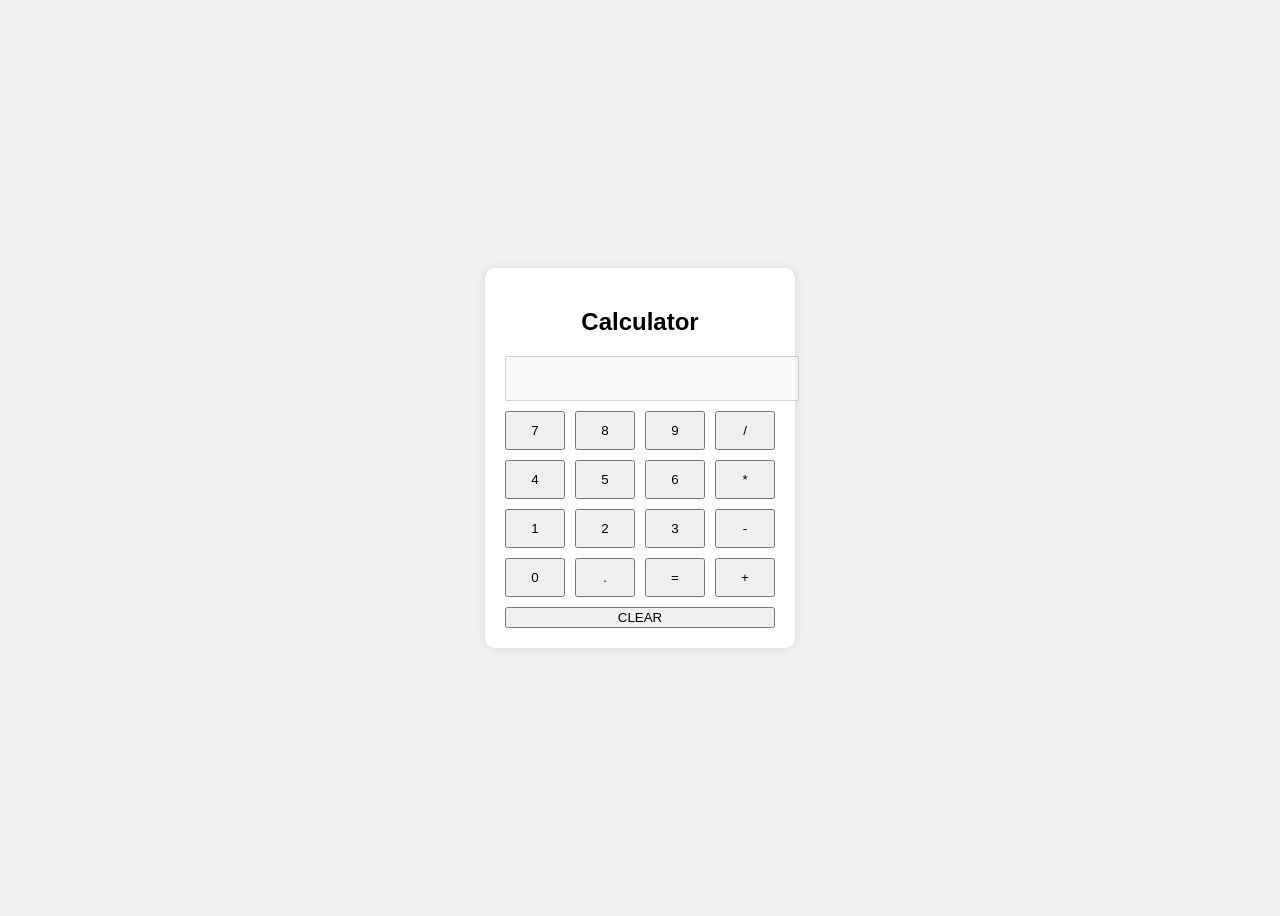
<file: calculator.html>
<!DOCTYPE html>
<html lang="en">
<head>
  <meta charset="UTF-8">
  <title>Basic Calculator</title>
</head>
<body style="display: flex; justify-content: center; align-items: center; height: 100vh; background: #f0f0f0; font-family: Arial, sans-serif;">

  <div style="background: white; padding: 20px; border-radius: 10px; box-shadow: 0 0 10px rgba(0,0,0,0.1);">
    <h2 style="text-align: center;">Calculator</h2>
    
    <input id="counter" type="text" style="width: 100%; padding: 10px; font-size: 18px; text-align: right; margin-bottom: 10px;" disabled>

    <div style="display: grid; grid-template-columns: repeat(4, 60px); gap: 10px; justify-content: center;">
      <button onclick="append('7')" style="padding: 10px;">7</button>
      <button onclick="append('8')" style="padding: 10px;">8</button>
      <button onclick="append('9')" style="padding: 10px;">9</button>
      <button onclick="append('/')" style="padding: 10px;">/</button>

      <button onclick="append('4')"style="padding: 10px;">4</button>
      <button onclick="append('5')"style="padding: 10px;">5</button>
      <button onclick="append('6')"style="padding: 10px;">6</button>
      <button onclick="append('*')"style="padding: 10px;">*</button>

      <button onclick="append('1')"style="padding: 10px;">1</button>
      <button onclick="append('2')"style="padding: 10px;">2</button>
      <button onclick="append('3')"style="padding: 10px;">3</button>
      <button onclick="append('-')"style="padding: 10px;">-</button>

      <button onclick="append('0')"style="padding: 10px;">0</button>
      <button onclick="append('.')"style="padding: 10px;">.</button>
      <button onclick="append('=')"style="padding: 10px;">=</button>
      <button onclick="append('+')" style="padding: 10px;">+</button>
      <button class="clear" style="grid-column: span 4;" onclick="cleardisplay()">CLEAR</button>
    </div>
  </div>

</body>
</html>
</file>
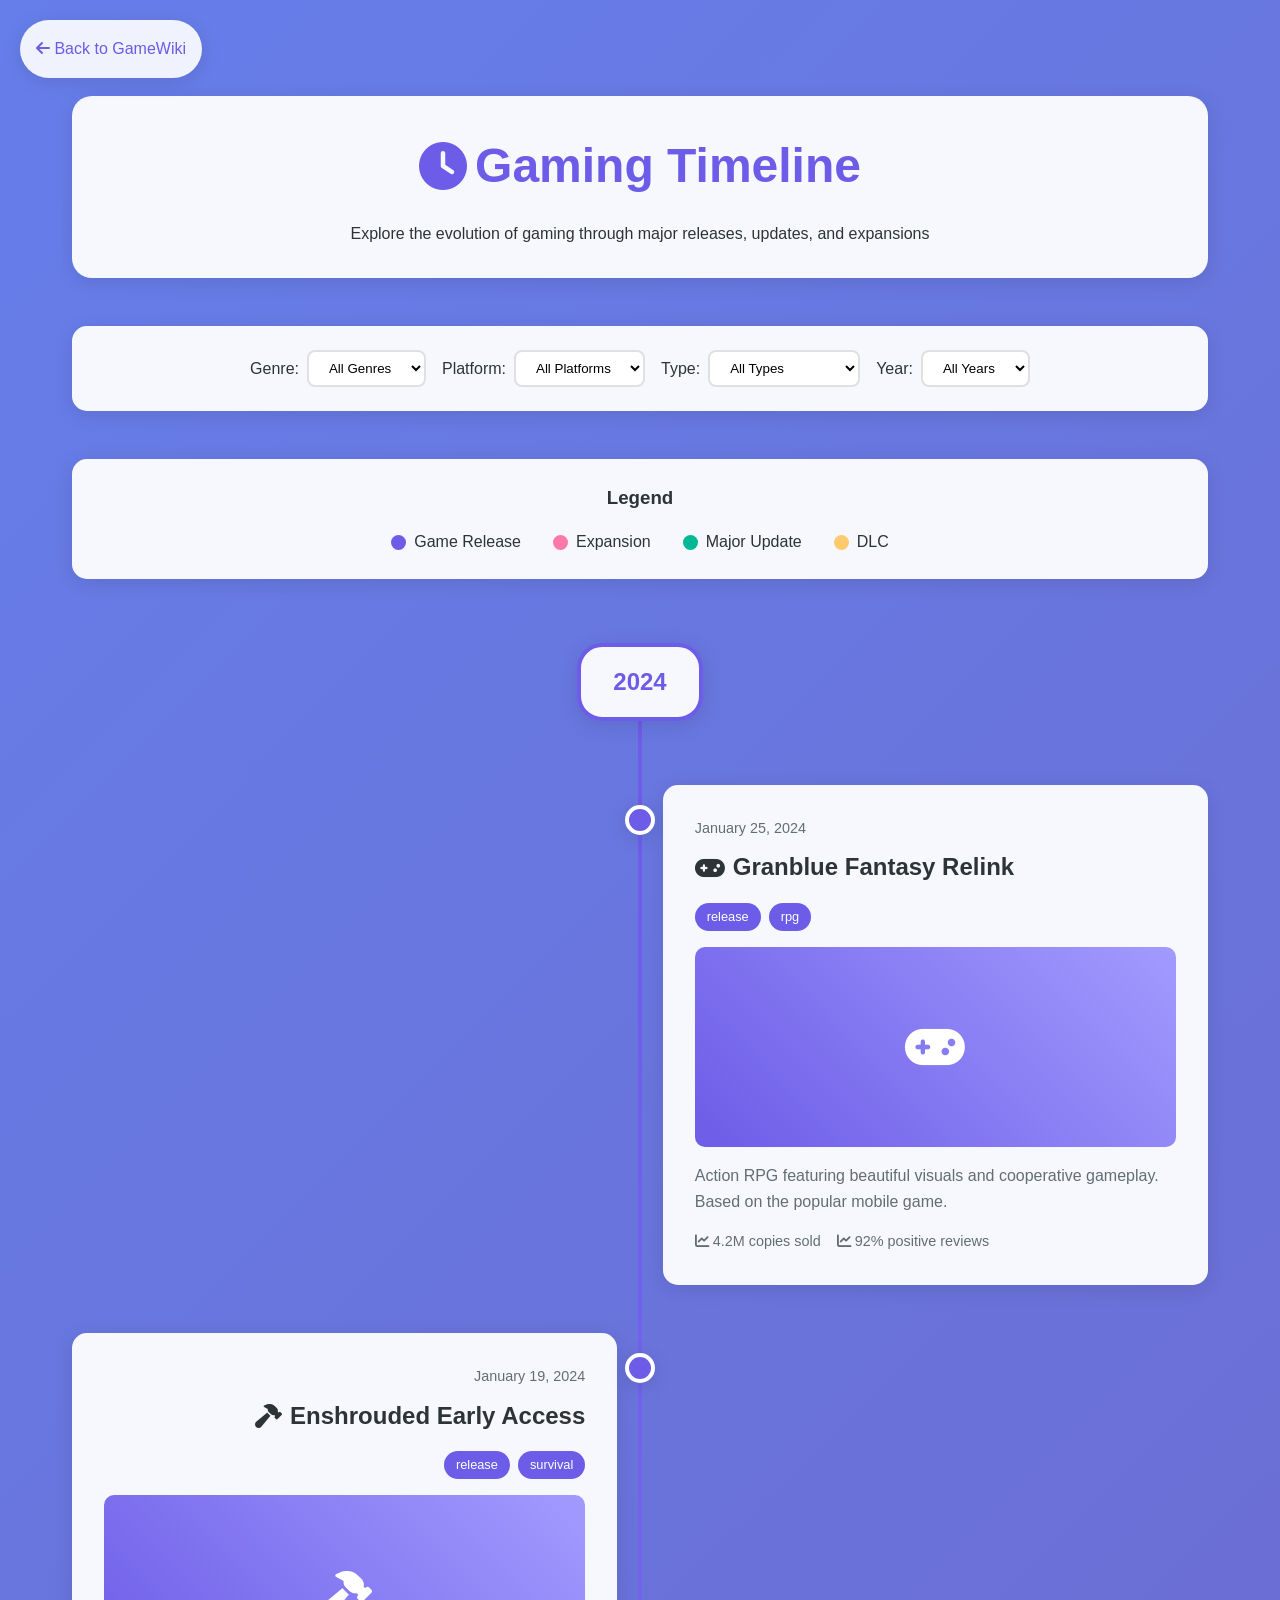
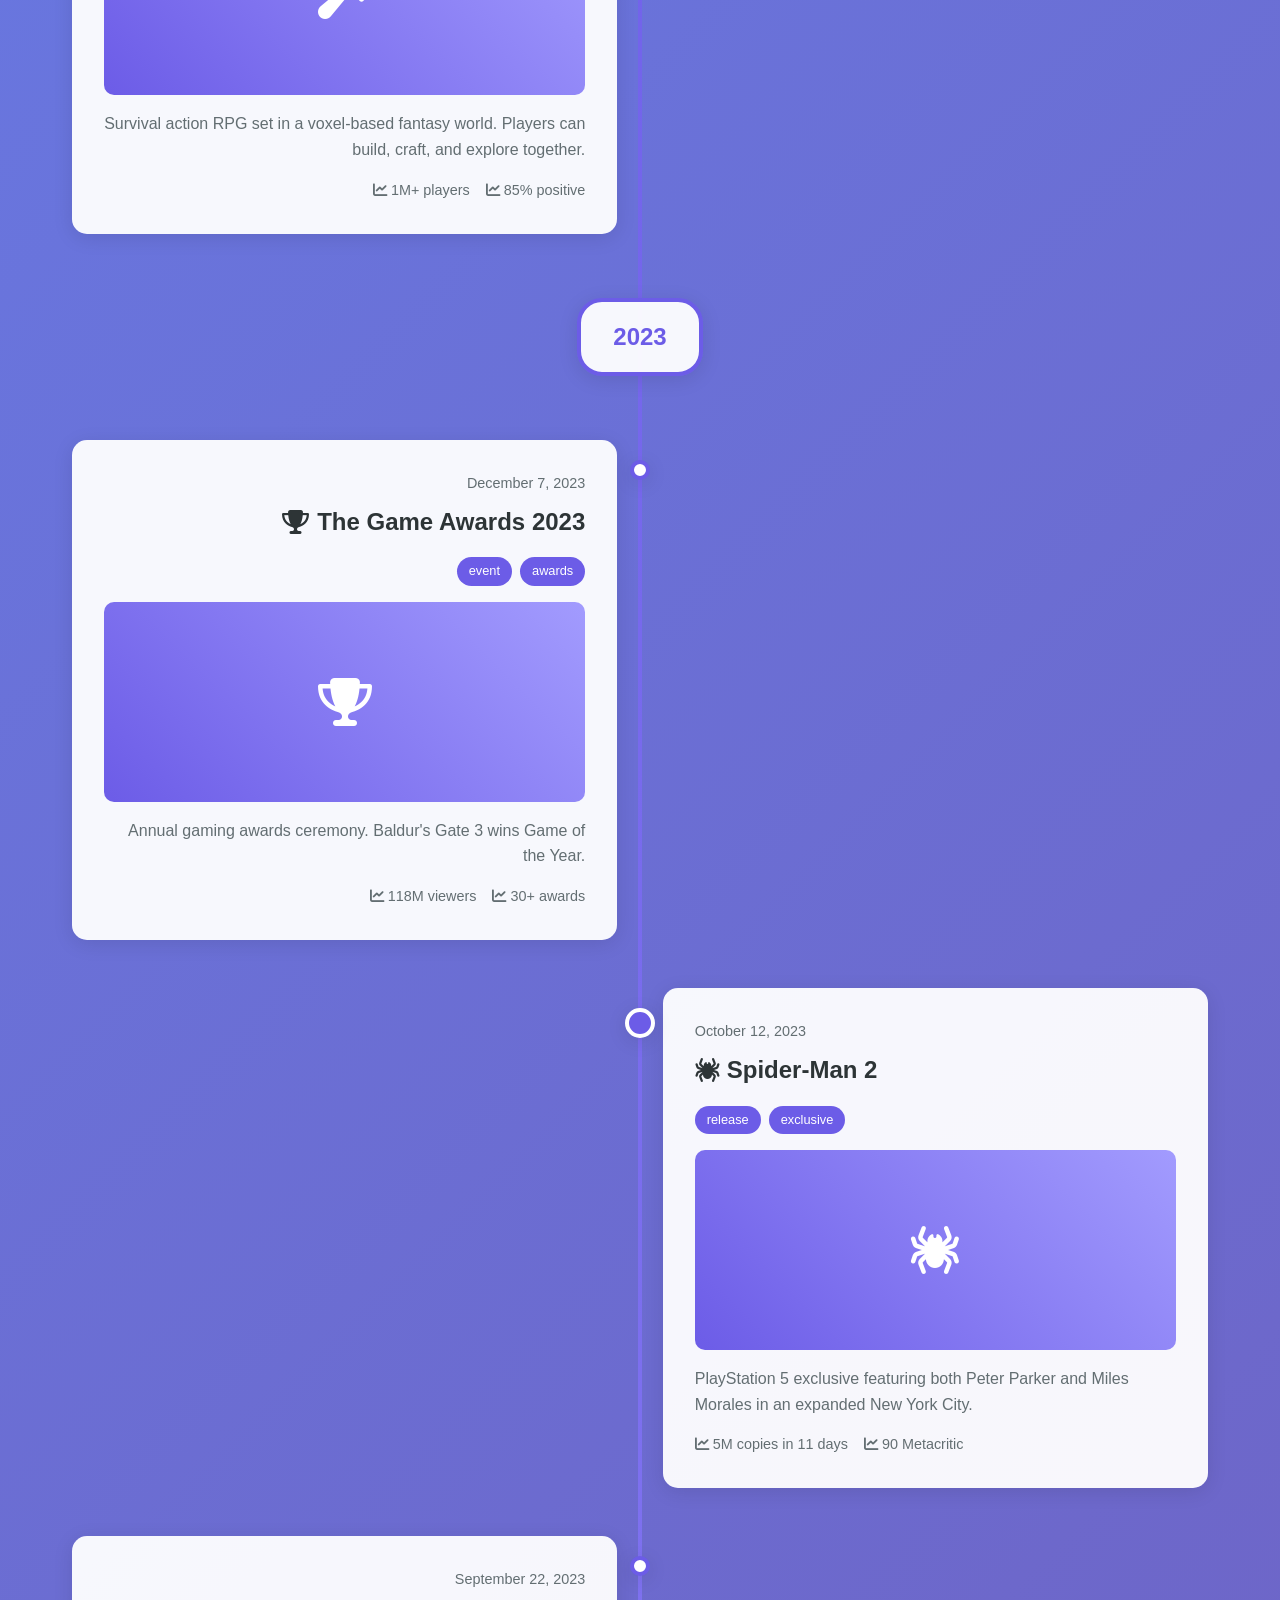
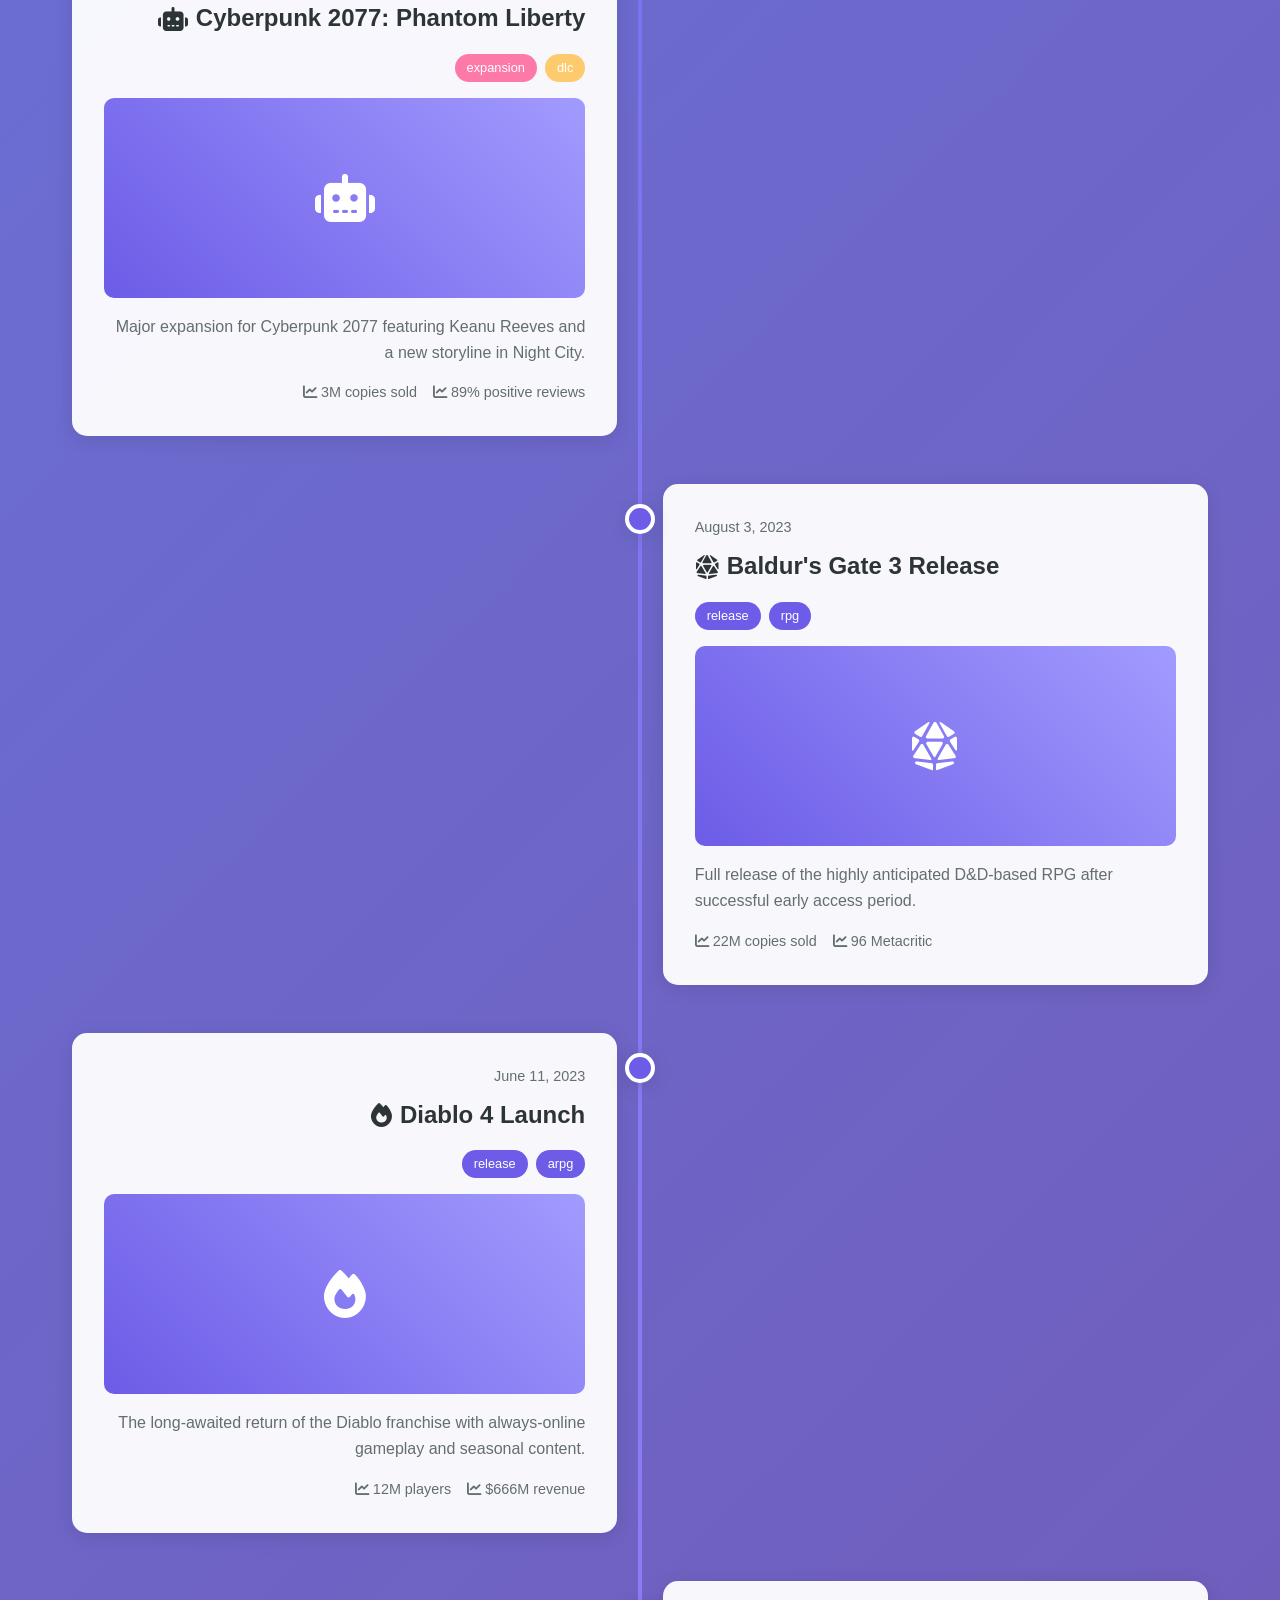
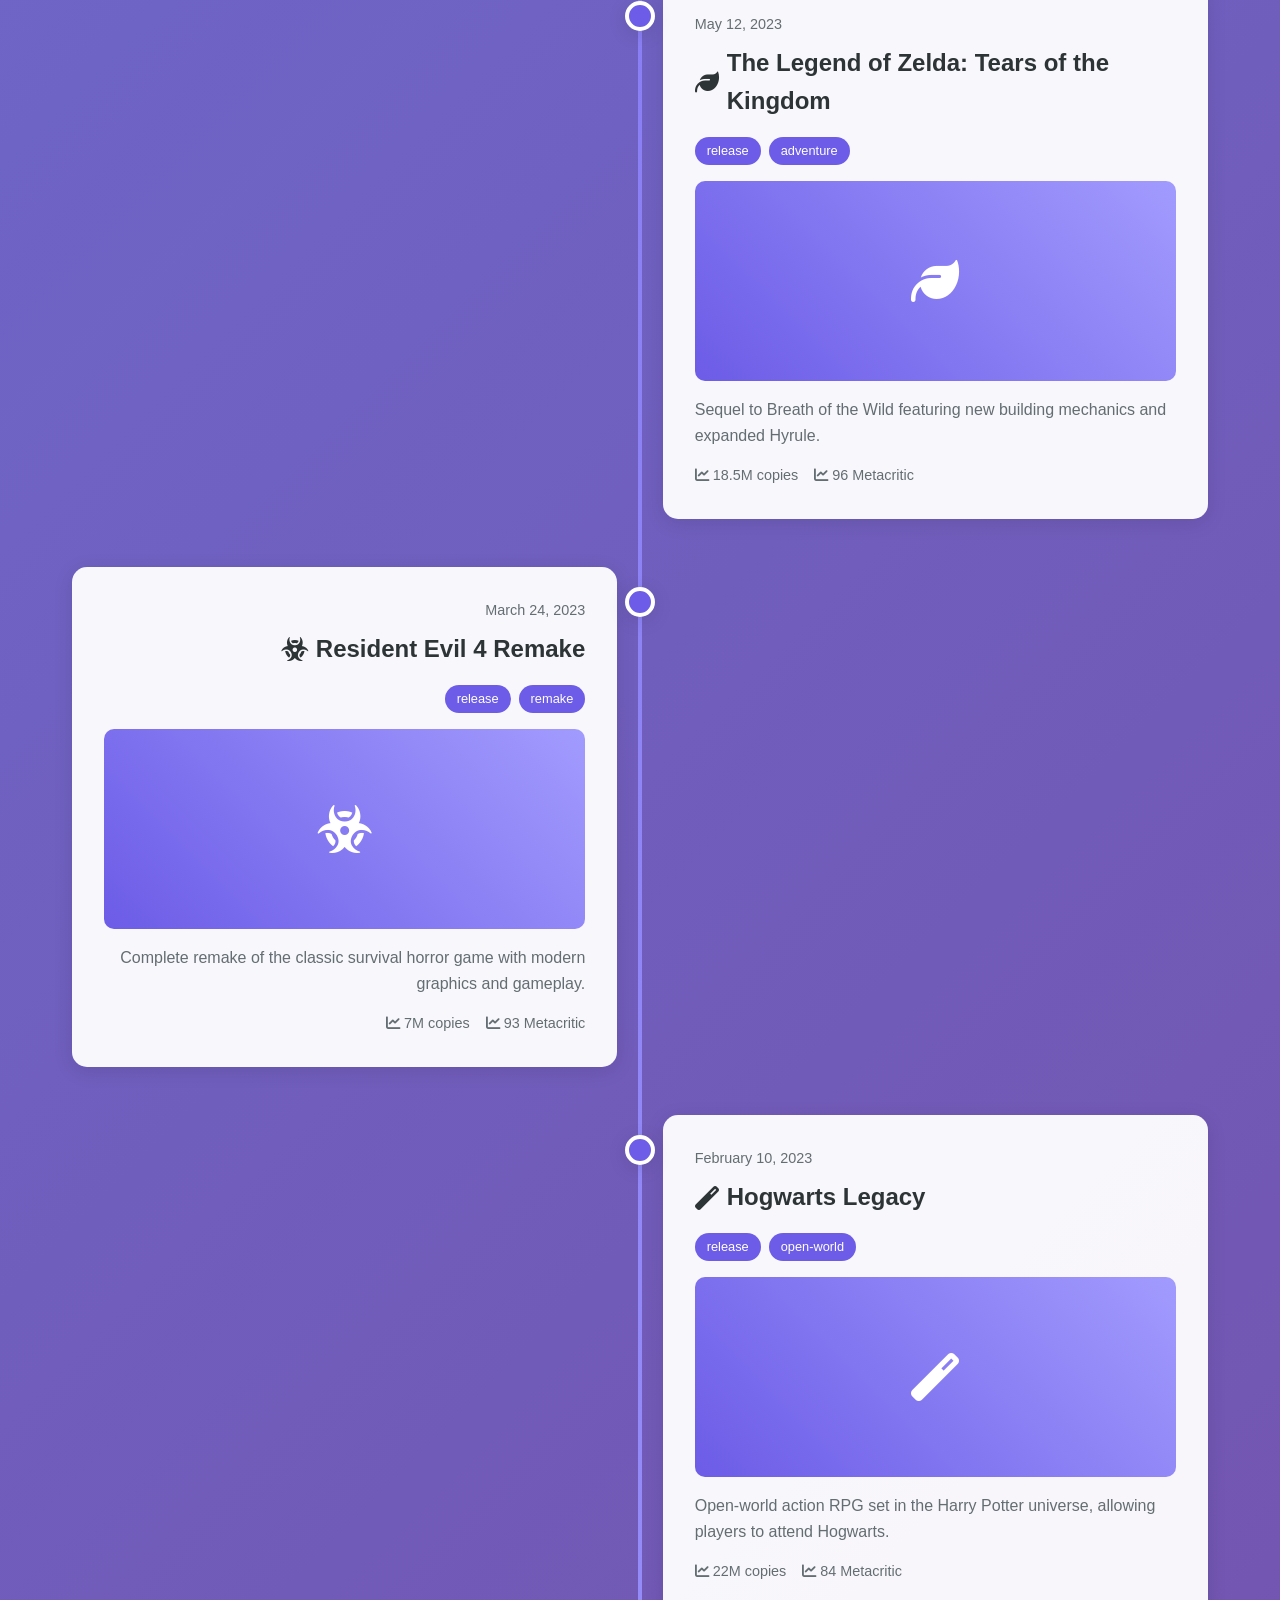
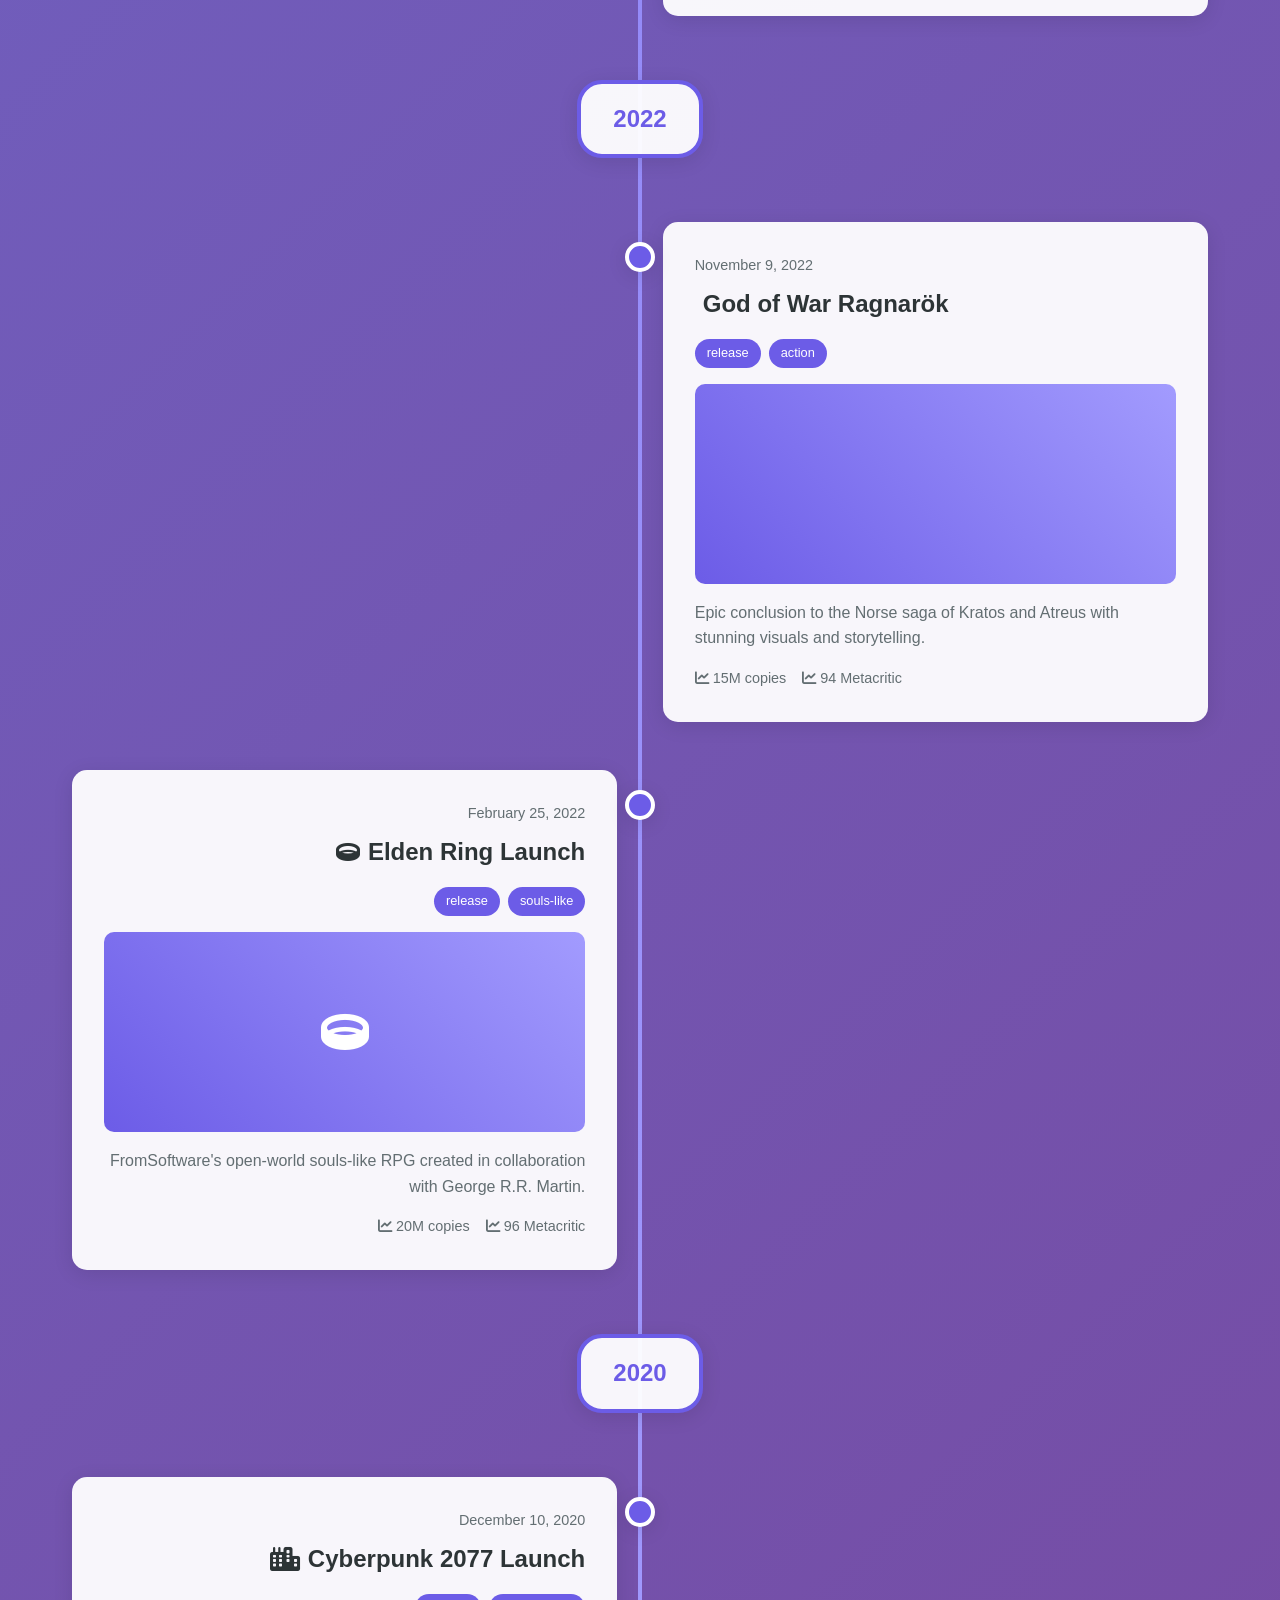
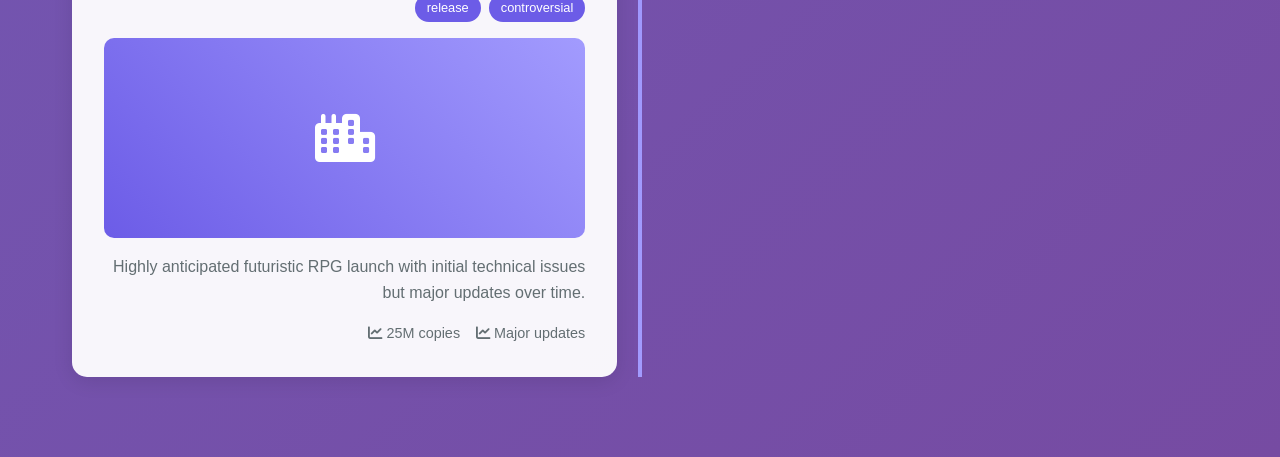
<file: game-timeline.html>
<!DOCTYPE html>
<html lang="en">
<head>
    <meta charset="UTF-8">
    <meta name="viewport" content="width=device-width, initial-scale=1.0">
    <title>Gaming Timeline - GameWiki</title>
    <link href="https://cdnjs.cloudflare.com/ajax/libs/font-awesome/6.4.0/css/all.min.css" rel="stylesheet">
    <style>
        * {
            margin: 0;
            padding: 0;
            box-sizing: border-box;
        }
        
        :root {
            --primary-color: #6c5ce7;
            --secondary-color: #a29bfe;
            --accent-color: #fd79a8;
            --success-color: #00b894;
            --warning-color: #fdcb6e;
            --text-dark: #2d3436;
            --text-light: #636e72;
            --border-color: #e0e0e0;
            --shadow: 0 4px 20px rgba(0, 0, 0, 0.1);
        }
        
        body {
            font-family: 'Inter', sans-serif;
            background: linear-gradient(135deg, #667eea 0%, #764ba2 100%);
            min-height: 100vh;
            color: var(--text-dark);
            line-height: 1.6;
        }
        
        .back-link {
            position: fixed;
            top: 20px;
            left: 20px;
            background: rgba(255, 255, 255, 0.9);
            padding: 1rem;
            border-radius: 50px;
            text-decoration: none;
            color: var(--primary-color);
            font-weight: 500;
            box-shadow: var(--shadow);
            transition: all 0.3s ease;
            z-index: 100;
        }
        
        .back-link:hover {
            background: white;
            transform: translateY(-2px);
        }
        
        .container {
            max-width: 1200px;
            margin: 0 auto;
            padding: 6rem 2rem 2rem;
        }
        
        .page-header {
            text-align: center;
            margin-bottom: 3rem;
            background: rgba(255, 255, 255, 0.95);
            padding: 2rem;
            border-radius: 20px;
            box-shadow: var(--shadow);
        }
        
        .page-header h1 {
            font-size: 3rem;
            color: var(--primary-color);
            margin-bottom: 1rem;
            display: flex;
            align-items: center;
            justify-content: center;
            gap: 0.5rem;
        }
        
        .timeline-filters {
            display: flex;
            gap: 1rem;
            margin-bottom: 3rem;
            background: rgba(255, 255, 255, 0.95);
            padding: 1.5rem;
            border-radius: 15px;
            box-shadow: var(--shadow);
            align-items: center;
            flex-wrap: wrap;
            justify-content: center;
        }
        
        .filter-group {
            display: flex;
            align-items: center;
            gap: 0.5rem;
        }
        
        .filter-group label {
            font-weight: 500;
            color: var(--text-dark);
        }
        
        .filter-group select {
            padding: 0.5rem 1rem;
            border: 2px solid var(--border-color);
            border-radius: 8px;
            background: white;
            cursor: pointer;
        }
        
        .timeline {
            position: relative;
            margin: 2rem 0;
        }
        
        .timeline::before {
            content: '';
            position: absolute;
            left: 50%;
            top: 0;
            bottom: 0;
            width: 4px;
            background: linear-gradient(to bottom, var(--primary-color), var(--secondary-color));
            transform: translateX(-50%);
        }
        
        .timeline-item {
            position: relative;
            margin-bottom: 3rem;
            width: 100%;
        }
        
        .timeline-item:nth-child(odd) .timeline-content {
            margin-left: 0;
            margin-right: 52%;
            text-align: right;
        }
        
        .timeline-item:nth-child(even) .timeline-content {
            margin-left: 52%;
            margin-right: 0;
            text-align: left;
        }
        
        .timeline-marker {
            position: absolute;
            left: 50%;
            top: 20px;
            width: 20px;
            height: 20px;
            background: white;
            border: 4px solid var(--primary-color);
            border-radius: 50%;
            transform: translateX(-50%);
            z-index: 10;
            box-shadow: var(--shadow);
        }
        
        .timeline-marker.major {
            width: 30px;
            height: 30px;
            background: var(--primary-color);
            border-color: white;
        }
        
        .timeline-content {
            background: rgba(255, 255, 255, 0.95);
            padding: 2rem;
            border-radius: 15px;
            box-shadow: var(--shadow);
            position: relative;
            transition: all 0.3s ease;
        }
        
        .timeline-content:hover {
            transform: translateY(-5px);
            box-shadow: 0 8px 30px rgba(0, 0, 0, 0.15);
        }
        
        .timeline-date {
            font-size: 0.9rem;
            color: var(--text-light);
            margin-bottom: 0.5rem;
            font-weight: 500;
        }
        
        .timeline-title {
            font-size: 1.5rem;
            color: var(--text-dark);
            margin-bottom: 1rem;
            display: flex;
            align-items: center;
            gap: 0.5rem;
        }
        
        .timeline-item:nth-child(odd) .timeline-title {
            justify-content: flex-end;
        }
        
        .timeline-description {
            color: var(--text-light);
            margin-bottom: 1rem;
            line-height: 1.6;
        }
        
        .timeline-tags {
            display: flex;
            gap: 0.5rem;
            margin-bottom: 1rem;
            flex-wrap: wrap;
        }
        
        .timeline-item:nth-child(odd) .timeline-tags {
            justify-content: flex-end;
        }
        
        .tag {
            background: var(--primary-color);
            color: white;
            padding: 0.25rem 0.75rem;
            border-radius: 15px;
            font-size: 0.8rem;
            font-weight: 500;
        }
        
        .tag.expansion { background: var(--accent-color); }
        .tag.update { background: var(--success-color); }
        .tag.dlc { background: var(--warning-color); }
        
        .timeline-image {
            width: 100%;
            height: 200px;
            background: linear-gradient(45deg, var(--primary-color), var(--secondary-color));
            border-radius: 10px;
            display: flex;
            align-items: center;
            justify-content: center;
            color: white;
            font-size: 3rem;
            margin-bottom: 1rem;
        }
        
        .timeline-stats {
            display: flex;
            gap: 1rem;
            font-size: 0.9rem;
            color: var(--text-light);
        }
        
        .timeline-item:nth-child(odd) .timeline-stats {
            justify-content: flex-end;
        }
        
        .era-divider {
            text-align: center;
            margin: 4rem 0;
            position: relative;
        }
        
        .era-title {
            background: rgba(255, 255, 255, 0.95);
            padding: 1rem 2rem;
            border-radius: 25px;
            font-size: 1.5rem;
            font-weight: 700;
            color: var(--primary-color);
            display: inline-block;
            box-shadow: var(--shadow);
            border: 4px solid var(--primary-color);
        }
        
        .timeline-legend {
            background: rgba(255, 255, 255, 0.95);
            padding: 1.5rem;
            border-radius: 15px;
            box-shadow: var(--shadow);
            margin-bottom: 2rem;
        }
        
        .legend-items {
            display: flex;
            gap: 2rem;
            justify-content: center;
            flex-wrap: wrap;
        }
        
        .legend-item {
            display: flex;
            align-items: center;
            gap: 0.5rem;
        }
        
        .legend-marker {
            width: 15px;
            height: 15px;
            border-radius: 50%;
        }
        
        @media (max-width: 768px) {
            .timeline::before {
                left: 20px;
            }
            
            .timeline-item:nth-child(odd) .timeline-content,
            .timeline-item:nth-child(even) .timeline-content {
                margin-left: 50px;
                margin-right: 0;
                text-align: left;
            }
            
            .timeline-marker {
                left: 20px;
            }
            
            .timeline-item:nth-child(odd) .timeline-title {
                justify-content: flex-start;
            }
            
            .timeline-item:nth-child(odd) .timeline-tags,
            .timeline-item:nth-child(odd) .timeline-stats {
                justify-content: flex-start;
            }
            
            .page-header h1 {
                font-size: 2rem;
            }
            
            .timeline-filters {
                flex-direction: column;
                align-items: stretch;
            }
        }
    </style>
</head>
<body>
    <a href="index.html" class="back-link">
        <i class="fas fa-arrow-left"></i> Back to GameWiki
    </a>
    
    <div class="container">
        <div class="page-header">
            <h1><i class="fas fa-clock"></i> Gaming Timeline</h1>
            <p>Explore the evolution of gaming through major releases, updates, and expansions</p>
        </div>
        
        <div class="timeline-filters">
            <div class="filter-group">
                <label>Genre:</label>
                <select id="genreFilter">
                    <option value="">All Genres</option>
                    <option value="rpg">RPG</option>
                    <option value="fps">FPS</option>
                    <option value="strategy">Strategy</option>
                    <option value="mmorpg">MMORPG</option>
                </select>
            </div>
            <div class="filter-group">
                <label>Platform:</label>
                <select id="platformFilter">
                    <option value="">All Platforms</option>
                    <option value="pc">PC</option>
                    <option value="playstation">PlayStation</option>
                    <option value="xbox">Xbox</option>
                    <option value="nintendo">Nintendo</option>
                </select>
            </div>
            <div class="filter-group">
                <label>Type:</label>
                <select id="typeFilter">
                    <option value="">All Types</option>
                    <option value="release">Game Releases</option>
                    <option value="expansion">Expansions</option>
                    <option value="update">Major Updates</option>
                </select>
            </div>
            <div class="filter-group">
                <label>Year:</label>
                <select id="yearFilter">
                    <option value="">All Years</option>
                    <option value="2024">2024</option>
                    <option value="2023">2023</option>
                    <option value="2022">2022</option>
                    <option value="2021">2021</option>
                    <option value="2020">2020</option>
                </select>
            </div>
        </div>
        
        <div class="timeline-legend">
            <h3 style="text-align: center; margin-bottom: 1rem; color: var(--text-dark);">Legend</h3>
            <div class="legend-items">
                <div class="legend-item">
                    <div class="legend-marker" style="background: var(--primary-color);"></div>
                    <span>Game Release</span>
                </div>
                <div class="legend-item">
                    <div class="legend-marker" style="background: var(--accent-color);"></div>
                    <span>Expansion</span>
                </div>
                <div class="legend-item">
                    <div class="legend-marker" style="background: var(--success-color);"></div>
                    <span>Major Update</span>
                </div>
                <div class="legend-item">
                    <div class="legend-marker" style="background: var(--warning-color);"></div>
                    <span>DLC</span>
                </div>
            </div>
        </div>
        
        <div class="timeline" id="gameTimeline">
            <!-- Timeline items will be populated by JavaScript -->
        </div>
    </div>
    
    <script>
        class GameTimeline {
            constructor() {
                this.timelineData = [];
                this.filteredData = [];
                this.init();
            }
            
            init() {
                this.loadTimelineData();
                this.setupEventListeners();
                this.renderTimeline();
            }
            
            setupEventListeners() {
                const filters = ['genreFilter', 'platformFilter', 'typeFilter', 'yearFilter'];
                filters.forEach(filterId => {
                    document.getElementById(filterId).addEventListener('change', () => {
                        this.applyFilters();
                    });
                });
            }
            
            loadTimelineData() {
                this.timelineData = [
                    {
                        id: 1,
                        date: '2024-01-25',
                        title: 'Granblue Fantasy Relink',
                        description: 'Action RPG featuring beautiful visuals and cooperative gameplay. Based on the popular mobile game.',
                        type: 'release',
                        genre: 'rpg',
                        platform: 'playstation',
                        icon: 'fas fa-gamepad',
                        stats: ['4.2M copies sold', '92% positive reviews'],
                        tags: ['release', 'rpg']
                    },
                    {
                        id: 2,
                        date: '2024-01-19',
                        title: 'Enshrouded Early Access',
                        description: 'Survival action RPG set in a voxel-based fantasy world. Players can build, craft, and explore together.',
                        type: 'release',
                        genre: 'rpg',
                        platform: 'pc',
                        icon: 'fas fa-hammer',
                        stats: ['1M+ players', '85% positive'],
                        tags: ['release', 'survival']
                    },
                    {
                        id: 3,
                        date: '2023-12-07',
                        title: 'The Game Awards 2023',
                        description: 'Annual gaming awards ceremony. Baldur\'s Gate 3 wins Game of the Year.',
                        type: 'event',
                        genre: 'all',
                        platform: 'all',
                        icon: 'fas fa-trophy',
                        stats: ['118M viewers', '30+ awards'],
                        tags: ['event', 'awards']
                    },
                    {
                        id: 4,
                        date: '2023-10-12',
                        title: 'Spider-Man 2',
                        description: 'PlayStation 5 exclusive featuring both Peter Parker and Miles Morales in an expanded New York City.',
                        type: 'release',
                        genre: 'action',
                        platform: 'playstation',
                        icon: 'fas fa-spider',
                        stats: ['5M copies in 11 days', '90 Metacritic'],
                        tags: ['release', 'exclusive']
                    },
                    {
                        id: 5,
                        date: '2023-09-22',
                        title: 'Cyberpunk 2077: Phantom Liberty',
                        description: 'Major expansion for Cyberpunk 2077 featuring Keanu Reeves and a new storyline in Night City.',
                        type: 'expansion',
                        genre: 'rpg',
                        platform: 'pc',
                        icon: 'fas fa-robot',
                        stats: ['3M copies sold', '89% positive reviews'],
                        tags: ['expansion', 'dlc']
                    },
                    {
                        id: 6,
                        date: '2023-08-03',
                        title: 'Baldur\'s Gate 3 Release',
                        description: 'Full release of the highly anticipated D&D-based RPG after successful early access period.',
                        type: 'release',
                        genre: 'rpg',
                        platform: 'pc',
                        icon: 'fas fa-dice-d20',
                        stats: ['22M copies sold', '96 Metacritic'],
                        tags: ['release', 'rpg']
                    },
                    {
                        id: 7,
                        date: '2023-06-11',
                        title: 'Diablo 4 Launch',
                        description: 'The long-awaited return of the Diablo franchise with always-online gameplay and seasonal content.',
                        type: 'release',
                        genre: 'rpg',
                        platform: 'pc',
                        icon: 'fas fa-fire',
                        stats: ['12M players', '$666M revenue'],
                        tags: ['release', 'arpg']
                    },
                    {
                        id: 8,
                        date: '2023-05-12',
                        title: 'The Legend of Zelda: Tears of the Kingdom',
                        description: 'Sequel to Breath of the Wild featuring new building mechanics and expanded Hyrule.',
                        type: 'release',
                        genre: 'adventure',
                        platform: 'nintendo',
                        icon: 'fas fa-leaf',
                        stats: ['18.5M copies', '96 Metacritic'],
                        tags: ['release', 'adventure']
                    },
                    {
                        id: 9,
                        date: '2023-03-24',
                        title: 'Resident Evil 4 Remake',
                        description: 'Complete remake of the classic survival horror game with modern graphics and gameplay.',
                        type: 'release',
                        genre: 'horror',
                        platform: 'playstation',
                        icon: 'fas fa-biohazard',
                        stats: ['7M copies', '93 Metacritic'],
                        tags: ['release', 'remake']
                    },
                    {
                        id: 10,
                        date: '2023-02-10',
                        title: 'Hogwarts Legacy',
                        description: 'Open-world action RPG set in the Harry Potter universe, allowing players to attend Hogwarts.',
                        type: 'release',
                        genre: 'rpg',
                        platform: 'pc',
                        icon: 'fas fa-magic',
                        stats: ['22M copies', '84 Metacritic'],
                        tags: ['release', 'open-world']
                    },
                    {
                        id: 11,
                        date: '2022-11-09',
                        title: 'God of War Ragnarök',
                        description: 'Epic conclusion to the Norse saga of Kratos and Atreus with stunning visuals and storytelling.',
                        type: 'release',
                        genre: 'action',
                        platform: 'playstation',
                        icon: 'fas fa-axe',
                        stats: ['15M copies', '94 Metacritic'],
                        tags: ['release', 'action']
                    },
                    {
                        id: 12,
                        date: '2022-02-25',
                        title: 'Elden Ring Launch',
                        description: 'FromSoftware\'s open-world souls-like RPG created in collaboration with George R.R. Martin.',
                        type: 'release',
                        genre: 'rpg',
                        platform: 'pc',
                        icon: 'fas fa-ring',
                        stats: ['20M copies', '96 Metacritic'],
                        tags: ['release', 'souls-like']
                    },
                    {
                        id: 13,
                        date: '2020-12-10',
                        title: 'Cyberpunk 2077 Launch',
                        description: 'Highly anticipated futuristic RPG launch with initial technical issues but major updates over time.',
                        type: 'release',
                        genre: 'rpg',
                        platform: 'pc',
                        icon: 'fas fa-city',
                        stats: ['25M copies', 'Major updates'],
                        tags: ['release', 'controversial']
                    }
                ];
                
                this.filteredData = [...this.timelineData];
            }
            
            applyFilters() {
                const genreFilter = document.getElementById('genreFilter').value;
                const platformFilter = document.getElementById('platformFilter').value;
                const typeFilter = document.getElementById('typeFilter').value;
                const yearFilter = document.getElementById('yearFilter').value;
                
                this.filteredData = this.timelineData.filter(item => {
                    const itemYear = new Date(item.date).getFullYear().toString();
                    
                    return (!genreFilter || item.genre === genreFilter || item.genre === 'all') &&
                           (!platformFilter || item.platform === platformFilter || item.platform === 'all') &&
                           (!typeFilter || item.type === typeFilter) &&
                           (!yearFilter || itemYear === yearFilter);
                });
                
                this.renderTimeline();
            }
            
            renderTimeline() {
                const timeline = document.getElementById('gameTimeline');
                
                if (this.filteredData.length === 0) {
                    timeline.innerHTML = `
                        <div style="text-align: center; padding: 3rem; color: var(--text-light); background: rgba(255,255,255,0.95); border-radius: 15px;">
                            <i class="fas fa-search" style="font-size: 3rem; margin-bottom: 1rem;"></i>
                            <p>No timeline events found matching your criteria.</p>
                        </div>
                    `;
                    return;
                }
                
                // Sort by date (newest first)
                const sortedData = [...this.filteredData].sort((a, b) => new Date(b.date) - new Date(a.date));
                
                let currentYear = null;
                let html = '';
                
                sortedData.forEach((item, index) => {
                    const itemYear = new Date(item.date).getFullYear();
                    
                    // Add year divider
                    if (currentYear !== itemYear) {
                        if (currentYear !== null) {
                            html += `<div class="era-divider"><div class="era-title">${itemYear}</div></div>`;
                        } else {
                            html += `<div class="era-divider"><div class="era-title">${itemYear}</div></div>`;
                        }
                        currentYear = itemYear;
                    }
                    
                    const formattedDate = new Date(item.date).toLocaleDateString('en-US', {
                        year: 'numeric',
                        month: 'long',
                        day: 'numeric'
                    });
                    
                    const markerClass = item.type === 'release' ? 'major' : '';
                    
                    html += `
                        <div class="timeline-item">
                            <div class="timeline-marker ${markerClass}"></div>
                            <div class="timeline-content">
                                <div class="timeline-date">${formattedDate}</div>
                                <h3 class="timeline-title">
                                    <i class="${item.icon}"></i>
                                    ${item.title}
                                </h3>
                                <div class="timeline-tags">
                                    ${item.tags.map(tag => `<span class="tag ${tag}">${tag}</span>`).join('')}
                                </div>
                                <div class="timeline-image">
                                    <i class="${item.icon}"></i>
                                </div>
                                <p class="timeline-description">${item.description}</p>
                                <div class="timeline-stats">
                                    ${item.stats.map(stat => `<span><i class="fas fa-chart-line"></i> ${stat}</span>`).join('')}
                                </div>
                            </div>
                        </div>
                    `;
                });
                
                timeline.innerHTML = html;
            }
        }
        
        // Initialize the timeline
        document.addEventListener('DOMContentLoaded', () => {
            new GameTimeline();
        });
    </script>
</body>
</html>
</file>
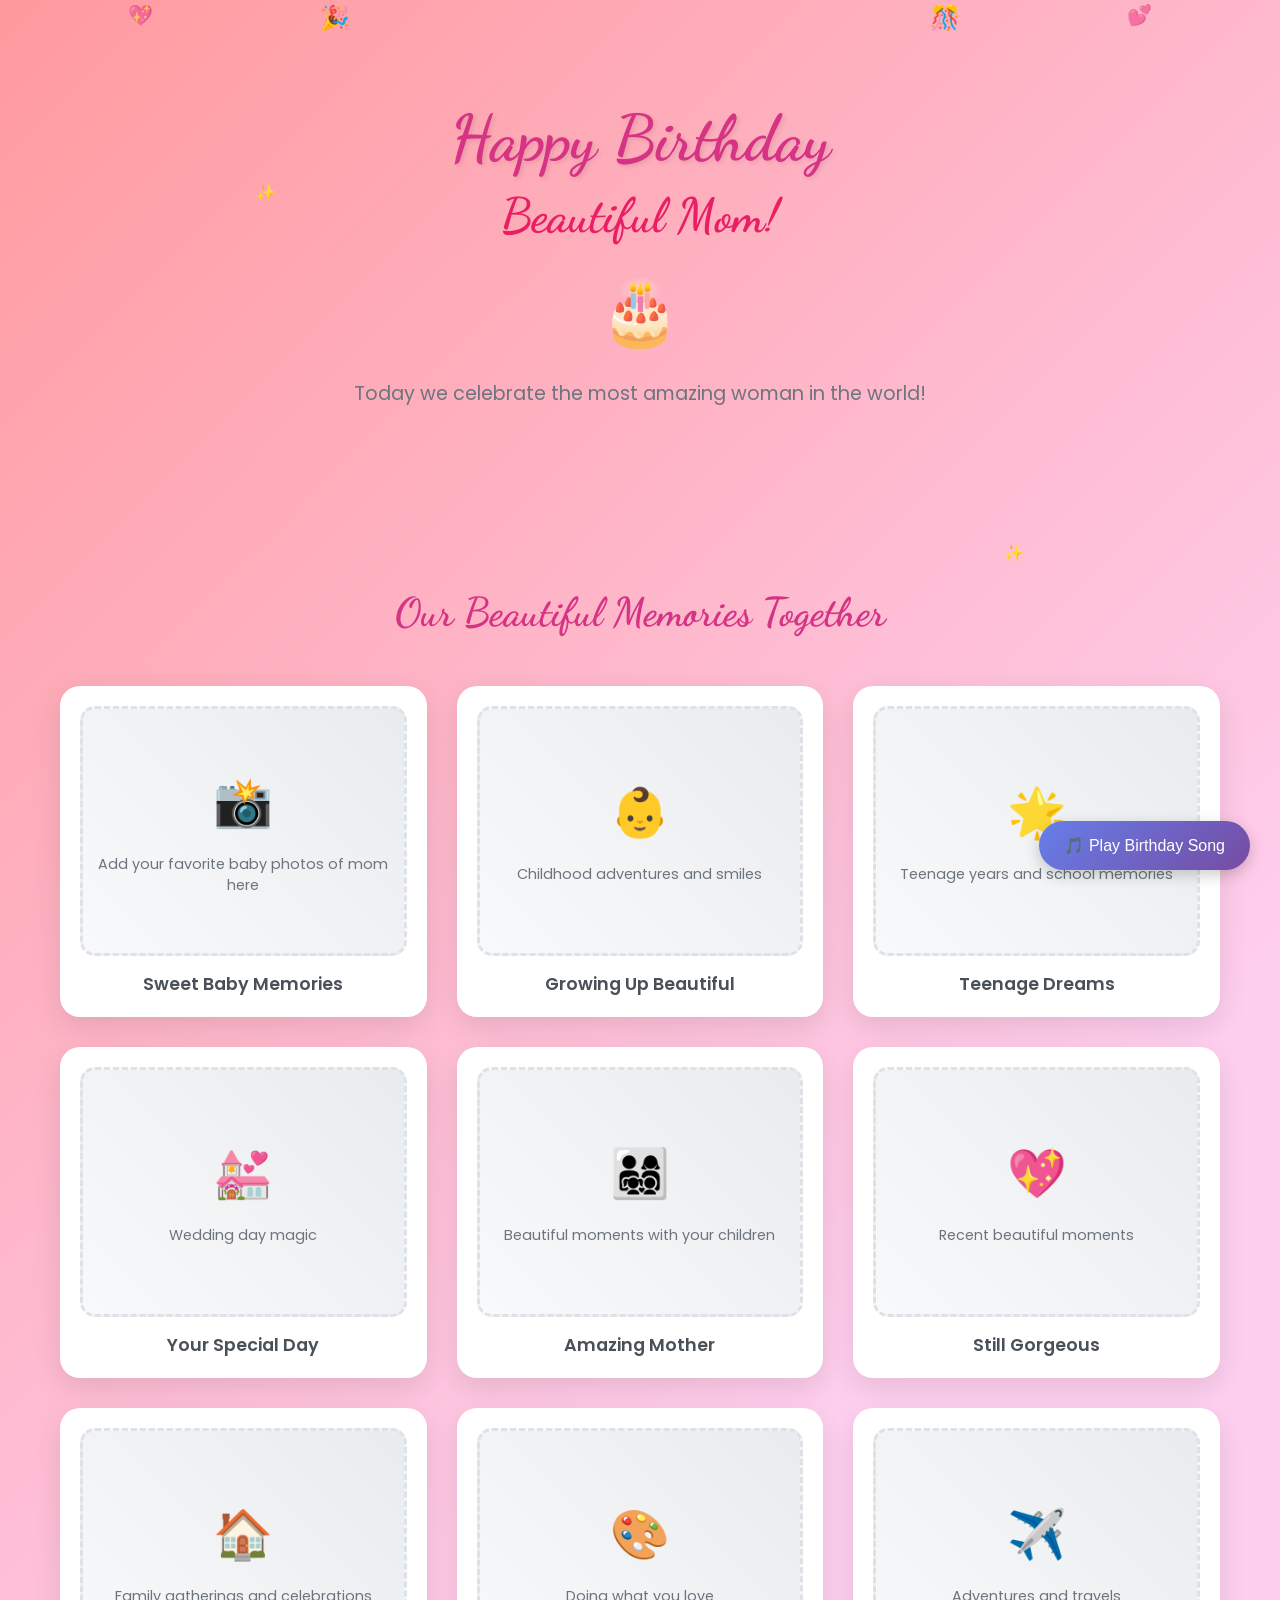
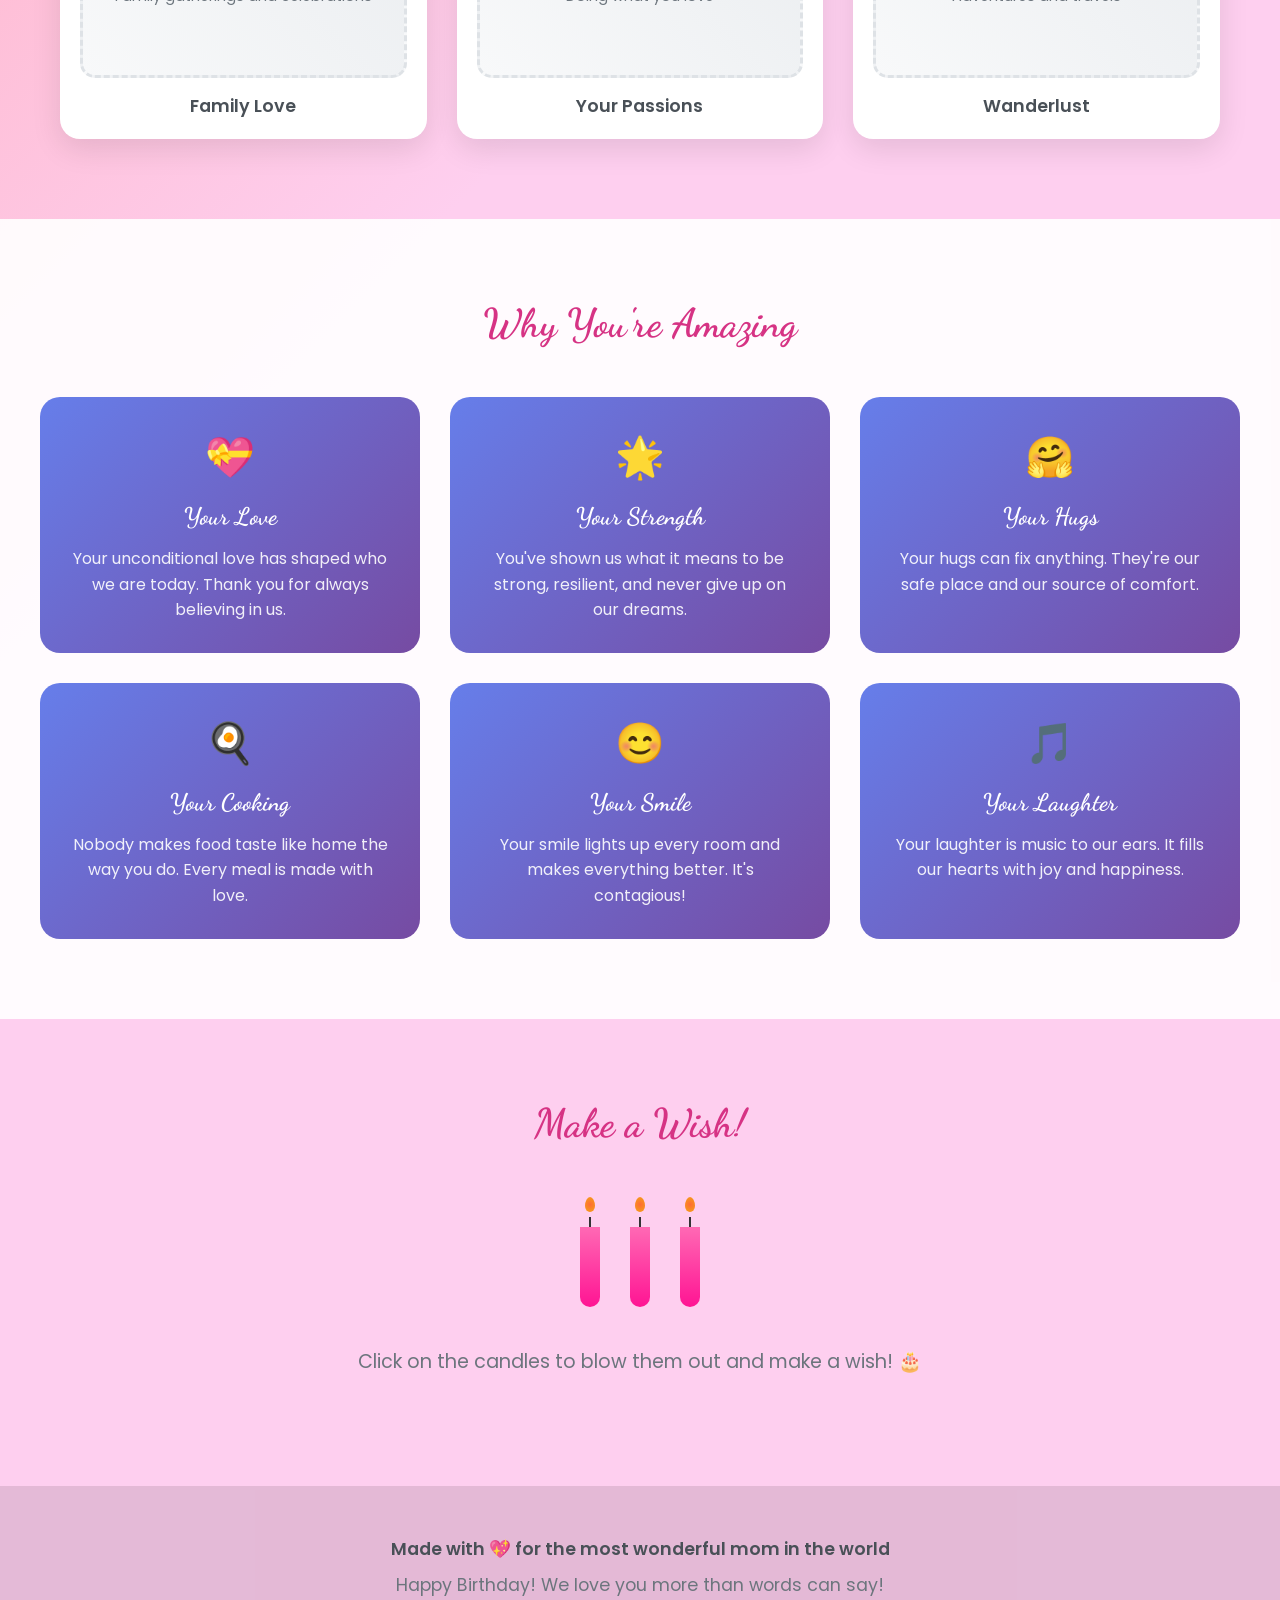
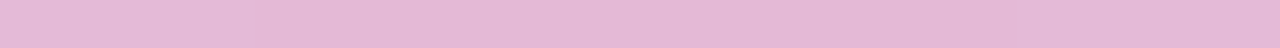
<file: mom-birthday.html>
<!DOCTYPE html>
<html lang="en">
<head>
    <meta charset="UTF-8">
    <meta name="viewport" content="width=device-width, initial-scale=1.0">
    <title>Happy Birthday Mom! 🎉</title>
    <link rel="stylesheet" href="mom-birthday.css">
    <link href="https://fonts.googleapis.com/css2?family=Dancing+Script:wght@400;700&family=Poppins:wght@300;400;600&display=swap" rel="stylesheet">
</head>
<body>
    <!-- Animated Background Elements -->
    <div class="floating-hearts"></div>
    <div class="sparkles"></div>
    <div class="confetti"></div>

    <!-- Header Section -->
    <header class="hero-section">
        <div class="hero-content">
            <h1 class="main-title">Happy Birthday</h1>
            <h2 class="mom-title">Beautiful Mom!</h2>
            <div class="birthday-cake">🎂</div>
            <p class="hero-message">Today we celebrate the most amazing woman in the world!</p>
        </div>
    </header>

    <!-- Photo Gallery Section -->
    <section class="photo-gallery">
        <h2 class="section-title">Our Beautiful Memories Together</h2>
        <div class="photo-grid">
            <div class="photo-slot" data-label="Baby Photos">
                <div class="photo-placeholder">
                    <span class="photo-icon">📸</span>
                    <p>Add your favorite baby photos of mom here</p>
                </div>
                <div class="photo-caption">Sweet Baby Memories</div>
            </div>
            
            <div class="photo-slot" data-label="Childhood">
                <div class="photo-placeholder">
                    <span class="photo-icon">👶</span>
                    <p>Childhood adventures and smiles</p>
                </div>
                <div class="photo-caption">Growing Up Beautiful</div>
            </div>
            
            <div class="photo-slot" data-label="Teen Years">
                <div class="photo-placeholder">
                    <span class="photo-icon">🌟</span>
                    <p>Teenage years and school memories</p>
                </div>
                <div class="photo-caption">Teenage Dreams</div>
            </div>
            
            <div class="photo-slot" data-label="Wedding">
                <div class="photo-placeholder">
                    <span class="photo-icon">💒</span>
                    <p>Wedding day magic</p>
                </div>
                <div class="photo-caption">Your Special Day</div>
            </div>
            
            <div class="photo-slot" data-label="With Kids">
                <div class="photo-placeholder">
                    <span class="photo-icon">👨‍👩‍👧‍👦</span>
                    <p>Beautiful moments with your children</p>
                </div>
                <div class="photo-caption">Amazing Mother</div>
            </div>
            
            <div class="photo-slot" data-label="Recent">
                <div class="photo-placeholder">
                    <span class="photo-icon">💖</span>
                    <p>Recent beautiful moments</p>
                </div>
                <div class="photo-caption">Still Gorgeous</div>
            </div>
            
            <div class="photo-slot" data-label="Family">
                <div class="photo-placeholder">
                    <span class="photo-icon">🏠</span>
                    <p>Family gatherings and celebrations</p>
                </div>
                <div class="photo-caption">Family Love</div>
            </div>
            
            <div class="photo-slot" data-label="Hobbies">
                <div class="photo-placeholder">
                    <span class="photo-icon">🎨</span>
                    <p>Doing what you love</p>
                </div>
                <div class="photo-caption">Your Passions</div>
            </div>
            
            <div class="photo-slot" data-label="Travel">
                <div class="photo-placeholder">
                    <span class="photo-icon">✈️</span>
                    <p>Adventures and travels</p>
                </div>
                <div class="photo-caption">Wanderlust</div>
            </div>
        </div>
    </section>

    <!-- Birthday Messages Section -->
    <section class="messages-section">
        <h2 class="section-title">Why You're Amazing</h2>
        <div class="message-cards">
            <div class="message-card">
                <div class="card-icon">💝</div>
                <h3>Your Love</h3>
                <p>Your unconditional love has shaped who we are today. Thank you for always believing in us.</p>
            </div>
            
            <div class="message-card">
                <div class="card-icon">🌟</div>
                <h3>Your Strength</h3>
                <p>You've shown us what it means to be strong, resilient, and never give up on our dreams.</p>
            </div>
            
            <div class="message-card">
                <div class="card-icon">🤗</div>
                <h3>Your Hugs</h3>
                <p>Your hugs can fix anything. They're our safe place and our source of comfort.</p>
            </div>
            
            <div class="message-card">
                <div class="card-icon">🍳</div>
                <h3>Your Cooking</h3>
                <p>Nobody makes food taste like home the way you do. Every meal is made with love.</p>
            </div>
            
            <div class="message-card">
                <div class="card-icon">😊</div>
                <h3>Your Smile</h3>
                <p>Your smile lights up every room and makes everything better. It's contagious!</p>
            </div>
            
            <div class="message-card">
                <div class="card-icon">🎵</div>
                <h3>Your Laughter</h3>
                <p>Your laughter is music to our ears. It fills our hearts with joy and happiness.</p>
            </div>
        </div>
    </section>

    <!-- Interactive Birthday Wishes -->
    <section class="wishes-section">
        <h2 class="section-title">Make a Wish!</h2>
        <div class="birthday-candles">
            <div class="candle" onclick="blowCandle(this)">
                <div class="flame"></div>
                <div class="wick"></div>
                <div class="wax"></div>
            </div>
            <div class="candle" onclick="blowCandle(this)">
                <div class="flame"></div>
                <div class="wick"></div>
                <div class="wax"></div>
            </div>
            <div class="candle" onclick="blowCandle(this)">
                <div class="flame"></div>
                <div class="wick"></div>
                <div class="wax"></div>
            </div>
        </div>
        <p class="wish-instruction">Click on the candles to blow them out and make a wish! 🎂</p>
        <div class="wish-message hidden">
            <h3>🌟 Your wish has been sent to the stars! 🌟</h3>
            <p>May all your dreams come true this year, Mom!</p>
        </div>
    </section>

    <!-- Music Control -->
    <div class="music-control">
        <button id="musicBtn" onclick="toggleMusic()">🎵 Play Birthday Song</button>
        <audio id="birthdayMusic" loop>
            <!-- You can add an audio file here -->
            <!-- <source src="happy-birthday.mp3" type="audio/mpeg"> -->
        </audio>
    </div>

    <!-- Footer -->
    <footer class="footer">
        <div class="footer-content">
            <p>Made with 💖 for the most wonderful mom in the world</p>
            <p>Happy Birthday! We love you more than words can say!</p>
        </div>
    </footer>

    <script src="mom-birthday.js"></script>
</body>
</html>
</file>
<file: style.css>
/* Gaming Wiki Styles */
* {
    margin: 0;
    padding: 0;
    box-sizing: border-box;
}

:root {
    --primary-color: #6c5ce7;
    --secondary-color: #a29bfe;
    --accent-color: #fd79a8;
    --success-color: #00b894;
    --warning-color: #fdcb6e;
    --error-color: #e17055;
    --dark-bg: #2d3436;
    --darker-bg: #1e272e;
    --light-bg: #ddd6fe;
    --text-dark: #2d3436;
    --text-light: #636e72;
    --text-white: #ffffff;
    --border-color: #e0e0e0;
    --shadow: 0 4px 20px rgba(0, 0, 0, 0.1);
    --shadow-hover: 0 8px 30px rgba(0, 0, 0, 0.15);
}

body {
    font-family: 'Inter', -apple-system, BlinkMacSystemFont, 'Segoe UI', Roboto, sans-serif;
    background: linear-gradient(135deg, #667eea 0%, #764ba2 100%);
    min-height: 100vh;
    color: var(--text-dark);
    line-height: 1.6;
}

/* Navigation */
.navbar {
    background: rgba(255, 255, 255, 0.95);
    backdrop-filter: blur(10px);
    border-bottom: 1px solid var(--border-color);
    position: fixed;
    top: 0;
    width: 100%;
    z-index: 1000;
    box-shadow: var(--shadow);
}

.nav-container {
    max-width: 1200px;
    margin: 0 auto;
    display: flex;
    align-items: center;
    justify-content: space-between;
    padding: 1rem 2rem;
}

.logo {
    display: flex;
    align-items: center;
    gap: 0.5rem;
    font-size: 1.5rem;
    font-weight: 700;
    color: var(--primary-color);
}

.logo i {
    font-size: 2rem;
}

.nav-menu {
    display: flex;
    gap: 2rem;
}

.nav-link {
    text-decoration: none;
    color: var(--text-light);
    font-weight: 500;
    padding: 0.5rem 1rem;
    border-radius: 8px;
    transition: all 0.3s ease;
    display: flex;
    align-items: center;
    gap: 0.5rem;
}

.nav-link:hover, .nav-link.active {
    color: var(--primary-color);
    background: var(--light-bg);
}

.search-container {
    display: flex;
    align-items: center;
    background: white;
    border-radius: 25px;
    padding: 0.5rem;
    box-shadow: 0 2px 10px rgba(0, 0, 0, 0.1);
}

.search-container input {
    border: none;
    outline: none;
    padding: 0.5rem 1rem;
    font-size: 0.9rem;
    width: 250px;
    background: transparent;
}

.search-container button {
    background: var(--primary-color);
    color: white;
    border: none;
    padding: 0.5rem 1rem;
    border-radius: 20px;
    cursor: pointer;
    transition: all 0.3s ease;
}

.search-container button:hover {
    background: var(--secondary-color);
}

/* Main Content */
.main-content {
    margin-top: 80px;
    padding: 2rem;
    max-width: 1200px;
    margin-left: auto;
    margin-right: auto;
}

.content-section {
    display: none;
    animation: fadeIn 0.5s ease;
}

.content-section.active {
    display: block;
}

@keyframes fadeIn {
    from { opacity: 0; transform: translateY(20px); }
    to { opacity: 1; transform: translateY(0); }
}

/* Hero Section */
.hero {
    text-align: center;
    padding: 4rem 0;
    background: rgba(255, 255, 255, 0.95);
    border-radius: 20px;
    margin-bottom: 3rem;
    box-shadow: var(--shadow);
}

.hero h1 {
    font-size: 3.5rem;
    font-weight: 700;
    background: linear-gradient(45deg, var(--primary-color), var(--accent-color));
    -webkit-background-clip: text;
    background-clip: text;
    -webkit-text-fill-color: transparent;
    margin-bottom: 1rem;
}

.hero p {
    font-size: 1.2rem;
    color: var(--text-light);
    margin-bottom: 2rem;
}

.hero-stats {
    display: flex;
    justify-content: center;
    gap: 4rem;
}

.stat {
    text-align: center;
}

.stat-number {
    display: block;
    font-size: 2.5rem;
    font-weight: 700;
    color: var(--primary-color);
}

.stat-label {
    font-size: 0.9rem;
    color: var(--text-light);
    text-transform: uppercase;
    letter-spacing: 1px;
}

/* Featured Section */
.featured-section, .recent-activity {
    background: rgba(255, 255, 255, 0.95);
    border-radius: 20px;
    padding: 2rem;
    margin-bottom: 2rem;
    box-shadow: var(--shadow);
}

.featured-section h2, .recent-activity h2 {
    font-size: 1.8rem;
    margin-bottom: 1.5rem;
    color: var(--text-dark);
    display: flex;
    align-items: center;
    gap: 0.5rem;
}

.featured-grid {
    display: grid;
    grid-template-columns: repeat(auto-fit, minmax(300px, 1fr));
    gap: 1.5rem;
}

.featured-card {
    background: white;
    border-radius: 15px;
    overflow: hidden;
    box-shadow: var(--shadow);
    transition: all 0.3s ease;
    cursor: pointer;
}

.featured-card:hover {
    transform: translateY(-5px);
    box-shadow: var(--shadow-hover);
}

.card-image {
    height: 150px;
    background: linear-gradient(45deg, var(--primary-color), var(--secondary-color));
    display: flex;
    align-items: center;
    justify-content: center;
    color: white;
    font-size: 3rem;
}

.game-placeholder { background: linear-gradient(45deg, #667eea, #764ba2); }
.guide-placeholder { background: linear-gradient(45deg, #fd79a8, #fdcb6e); }
.community-placeholder { background: linear-gradient(45deg, #00b894, #55a3ff); }

.card-content {
    padding: 1.5rem;
}

.card-content h3 {
    font-size: 1.3rem;
    margin-bottom: 0.5rem;
    color: var(--text-dark);
}

.card-content p {
    color: var(--text-light);
    margin-bottom: 1rem;
}

.card-tags {
    display: flex;
    gap: 0.5rem;
}

.tag {
    background: var(--light-bg);
    color: var(--primary-color);
    padding: 0.25rem 0.75rem;
    border-radius: 15px;
    font-size: 0.8rem;
    font-weight: 500;
}

.card-meta {
    display: flex;
    gap: 1rem;
    font-size: 0.9rem;
    color: var(--text-light);
}

/* Activity Feed */
.activity-feed {
    display: flex;
    flex-direction: column;
    gap: 1rem;
}

.activity-item {
    display: flex;
    align-items: flex-start;
    gap: 1rem;
    padding: 1rem;
    background: white;
    border-radius: 10px;
    border-left: 4px solid var(--primary-color);
}

.activity-icon {
    background: var(--light-bg);
    color: var(--primary-color);
    width: 40px;
    height: 40px;
    border-radius: 50%;
    display: flex;
    align-items: center;
    justify-content: center;
    flex-shrink: 0;
}

.activity-content p {
    margin-bottom: 0.5rem;
}

.activity-time {
    font-size: 0.8rem;
    color: var(--text-light);
}

/* Section Headers */
.section-header {
    display: flex;
    justify-content: space-between;
    align-items: center;
    margin-bottom: 2rem;
    background: rgba(255, 255, 255, 0.95);
    padding: 1.5rem;
    border-radius: 15px;
    box-shadow: var(--shadow);
}

.section-header h1 {
    font-size: 2.5rem;
    color: var(--text-dark);
    display: flex;
    align-items: center;
    gap: 0.5rem;
}

.section-filters {
    display: flex;
    gap: 1rem;
}

.section-filters select {
    padding: 0.75rem 1rem;
    border: 2px solid var(--border-color);
    border-radius: 8px;
    font-size: 0.9rem;
    background: white;
    cursor: pointer;
    transition: all 0.3s ease;
}

.section-filters select:focus {
    outline: none;
    border-color: var(--primary-color);
}

/* Games Grid */
.games-grid, .guides-grid {
    display: grid;
    grid-template-columns: repeat(auto-fit, minmax(280px, 1fr));
    gap: 1.5rem;
}

.game-card, .guide-card {
    background: white;
    border-radius: 15px;
    overflow: hidden;
    box-shadow: var(--shadow);
    transition: all 0.3s ease;
    cursor: pointer;
}

.game-card:hover, .guide-card:hover {
    transform: translateY(-5px);
    box-shadow: var(--shadow-hover);
}

/* Guide Categories */
.guide-categories {
    display: flex;
    gap: 1rem;
    margin-bottom: 2rem;
    justify-content: center;
}

.category-btn {
    padding: 0.75rem 1.5rem;
    border: 2px solid var(--primary-color);
    background: transparent;
    color: var(--primary-color);
    border-radius: 25px;
    cursor: pointer;
    font-weight: 500;
    transition: all 0.3s ease;
}

.category-btn:hover, .category-btn.active {
    background: var(--primary-color);
    color: white;
}

/* Community Tabs */
.community-tabs {
    display: flex;
    gap: 0.5rem;
    margin-bottom: 2rem;
    background: rgba(255, 255, 255, 0.95);
    padding: 1rem;
    border-radius: 15px;
    box-shadow: var(--shadow);
}

.tab-btn {
    padding: 0.75rem 1.5rem;
    border: none;
    background: transparent;
    color: var(--text-light);
    border-radius: 8px;
    cursor: pointer;
    font-weight: 500;
    transition: all 0.3s ease;
}

.tab-btn:hover, .tab-btn.active {
    background: var(--primary-color);
    color: white;
}

.community-content {
    background: rgba(255, 255, 255, 0.95);
    border-radius: 15px;
    padding: 2rem;
    box-shadow: var(--shadow);
}

.tab-content {
    display: none;
}

.tab-content.active {
    display: block;
}

/* Profile Section */
.profile-header {
    background: rgba(255, 255, 255, 0.95);
    border-radius: 20px;
    padding: 2rem;
    margin-bottom: 2rem;
    box-shadow: var(--shadow);
    display: flex;
    align-items: center;
    gap: 2rem;
}

.profile-avatar {
    font-size: 5rem;
    color: var(--primary-color);
}

.profile-info h1 {
    font-size: 2.5rem;
    margin-bottom: 0.5rem;
    color: var(--text-dark);
}

.profile-title {
    color: var(--text-light);
    font-size: 1.1rem;
    margin-bottom: 1rem;
}

.profile-stats {
    display: flex;
    gap: 2rem;
}

.profile-stat {
    text-align: center;
}

.profile-content {
    display: grid;
    grid-template-columns: 1fr 1fr;
    gap: 2rem;
}

.profile-badges, .profile-achievements {
    background: rgba(255, 255, 255, 0.95);
    border-radius: 15px;
    padding: 2rem;
    box-shadow: var(--shadow);
}

.profile-badges h2, .profile-achievements h2 {
    display: flex;
    align-items: center;
    gap: 0.5rem;
    margin-bottom: 1.5rem;
    color: var(--text-dark);
}

.badges-grid {
    display: grid;
    grid-template-columns: repeat(auto-fit, minmax(120px, 1fr));
    gap: 1rem;
}

.badge {
    background: var(--border-color);
    color: var(--text-light);
    padding: 1rem;
    border-radius: 10px;
    text-align: center;
    transition: all 0.3s ease;
}

.badge.earned {
    background: var(--primary-color);
    color: white;
}

.badge i {
    display: block;
    font-size: 1.5rem;
    margin-bottom: 0.5rem;
}

.achievement-game {
    margin-bottom: 1.5rem;
}

.achievement-game h3 {
    margin-bottom: 0.5rem;
    color: var(--text-dark);
}

.progress-bar {
    background: var(--border-color);
    height: 8px;
    border-radius: 4px;
    position: relative;
    overflow: hidden;
}

.progress-fill {
    background: linear-gradient(45deg, var(--primary-color), var(--secondary-color));
    height: 100%;
    border-radius: 4px;
    transition: width 0.3s ease;
}

.progress-text {
    position: absolute;
    right: 0;
    top: -25px;
    font-size: 0.8rem;
    color: var(--text-light);
}

/* Modal */
.modal {
    display: none;
    position: fixed;
    z-index: 2000;
    left: 0;
    top: 0;
    width: 100%;
    height: 100%;
    background-color: rgba(0, 0, 0, 0.5);
    backdrop-filter: blur(5px);
}

.modal-content {
    background: white;
    margin: 5% auto;
    padding: 2rem;
    border-radius: 20px;
    width: 90%;
    max-width: 800px;
    max-height: 80vh;
    overflow-y: auto;
    position: relative;
    box-shadow: 0 20px 60px rgba(0, 0, 0, 0.3);
}

.close {
    position: absolute;
    right: 1rem;
    top: 1rem;
    font-size: 2rem;
    cursor: pointer;
    color: var(--text-light);
    transition: color 0.3s ease;
}

.close:hover {
    color: var(--error-color);
}

/* Responsive Design */
@media (max-width: 768px) {
    .nav-container {
        flex-direction: column;
        gap: 1rem;
        padding: 1rem;
    }
    
    .nav-menu {
        order: 3;
        width: 100%;
        justify-content: space-around;
    }
    
    .search-container {
        order: 2;
        width: 100%;
    }
    
    .search-container input {
        width: 100%;
    }
    
    .hero h1 {
        font-size: 2.5rem;
    }
    
    .hero-stats {
        flex-direction: column;
        gap: 1rem;
    }
    
    .featured-grid, .games-grid, .guides-grid {
        grid-template-columns: 1fr;
    }
    
    .section-header {
        flex-direction: column;
        gap: 1rem;
    }
    
    .section-filters {
        width: 100%;
        justify-content: space-between;
    }
    
    .profile-header {
        flex-direction: column;
        text-align: center;
    }
    
    .profile-content {
        grid-template-columns: 1fr;
    }
    
    .community-tabs {
        flex-wrap: wrap;
    }
    
    .guide-categories {
        flex-wrap: wrap;
    }
    
    .main-content {
        margin-top: 200px;
        padding: 1rem;
    }
}

@media (max-width: 480px) {
    .nav-menu {
        gap: 0.5rem;
    }
    
    .nav-link {
        padding: 0.5rem;
        font-size: 0.8rem;
    }
    
    .hero h1 {
        font-size: 2rem;
    }
    
    .section-header h1 {
        font-size: 1.8rem;
    }
    
    .modal-content {
        margin: 10% auto;
        padding: 1rem;
    }
}

/* Loading States */
.loading {
    opacity: 0.7;
    pointer-events: none;
}

.skeleton {
    background: linear-gradient(90deg, #f0f0f0 25%, #e0e0e0 50%, #f0f0f0 75%);
    background-size: 200% 100%;
    animation: loading 1.5s infinite;
}

@keyframes loading {
    0% { background-position: 200% 0; }
    100% { background-position: -200% 0; }
}

/* Game Detail Modal Styles */
.game-detail {
    max-width: 100%;
}

.game-header {
    display: flex;
    gap: 2rem;
    margin-bottom: 2rem;
    padding-bottom: 2rem;
    border-bottom: 2px solid var(--border-color);
}

.game-image {
    flex-shrink: 0;
}

.game-image .game-placeholder {
    width: 200px;
    height: 280px;
    border-radius: 15px;
    display: flex;
    align-items: center;
    justify-content: center;
    font-size: 4rem;
    color: white;
}

.game-info h1 {
    font-size: 2.5rem;
    margin-bottom: 1rem;
    color: var(--text-dark);
}

.game-description {
    font-size: 1.1rem;
    color: var(--text-light);
    margin-bottom: 1.5rem;
    line-height: 1.6;
}

.game-meta {
    display: flex;
    gap: 2rem;
    margin-bottom: 1rem;
    flex-wrap: wrap;
}

.game-meta span {
    color: var(--text-light);
}

.game-sections {
    margin-top: 2rem;
}

.section-tabs {
    display: flex;
    gap: 0.5rem;
    margin-bottom: 2rem;
    border-bottom: 2px solid var(--border-color);
}

.section-tab {
    padding: 1rem 1.5rem;
    border: none;
    background: transparent;
    color: var(--text-light);
    cursor: pointer;
    font-weight: 500;
    border-bottom: 3px solid transparent;
    transition: all 0.3s ease;
}

.section-tab:hover, .section-tab.active {
    color: var(--primary-color);
    border-bottom-color: var(--primary-color);
}

.tab-pane {
    display: none;
}

.tab-pane.active {
    display: block;
    animation: fadeIn 0.3s ease;
}

.tab-pane h3 {
    font-size: 1.5rem;
    margin-bottom: 1rem;
    color: var(--text-dark);
}

.characters-grid, .maps-grid {
    display: grid;
    grid-template-columns: repeat(auto-fit, minmax(250px, 1fr));
    gap: 1rem;
    margin-top: 1rem;
}

.character-card, .map-card {
    background: var(--light-bg);
    padding: 1.5rem;
    border-radius: 10px;
    text-align: center;
}

.character-icon, .map-preview {
    font-size: 2rem;
    color: var(--primary-color);
    margin-bottom: 1rem;
}

.character-card h4, .map-card h4 {
    font-size: 1.2rem;
    margin-bottom: 0.5rem;
    color: var(--text-dark);
}

.related-guides, .achievements-list {
    display: flex;
    flex-direction: column;
    gap: 1rem;
}

.guide-item, .achievement-item {
    background: var(--light-bg);
    padding: 1.5rem;
    border-radius: 10px;
    display: flex;
    align-items: center;
    gap: 1rem;
}

.achievement-item.unlocked {
    background: linear-gradient(135deg, var(--success-color), #00a085);
    color: white;
}

.achievement-icon {
    font-size: 2rem;
    color: var(--primary-color);
    flex-shrink: 0;
}

.achievement-item.unlocked .achievement-icon {
    color: white;
}

.achievement-info {
    flex-grow: 1;
}

.achievement-info h4 {
    margin-bottom: 0.5rem;
    color: var(--text-dark);
}

.achievement-item.unlocked .achievement-info h4,
.achievement-item.unlocked .achievement-info p {
    color: white;
}

.achievement-progress {
    margin-top: 0.5rem;
    display: flex;
    align-items: center;
    gap: 1rem;
}

.achievement-progress .progress-bar {
    flex-grow: 1;
    height: 6px;
}

/* Forums Styles */
.forums-list {
    display: flex;
    flex-direction: column;
    gap: 2rem;
}

.forum-category h3 {
    color: var(--text-dark);
    margin-bottom: 1rem;
    display: flex;
    align-items: center;
    gap: 0.5rem;
}

.forum-topics {
    display: flex;
    flex-direction: column;
    gap: 1rem;
}

.topic-item {
    background: var(--light-bg);
    padding: 1.5rem;
    border-radius: 10px;
    border-left: 4px solid var(--primary-color);
    cursor: pointer;
    transition: all 0.3s ease;
}

.topic-item:hover {
    transform: translateX(5px);
    box-shadow: var(--shadow);
}

.topic-info h4 {
    color: var(--text-dark);
    margin-bottom: 0.5rem;
}

.topic-info p {
    color: var(--text-light);
    margin-bottom: 1rem;
}

.topic-meta {
    display: flex;
    gap: 1rem;
    font-size: 0.9rem;
    color: var(--text-light);
}

/* Polls Styles */
.polls-container {
    display: flex;
    flex-direction: column;
    gap: 2rem;
}

.poll-item {
    background: var(--light-bg);
    padding: 2rem;
    border-radius: 15px;
}

.poll-item h3 {
    color: var(--text-dark);
    margin-bottom: 1.5rem;
}

.poll-options {
    display: flex;
    flex-direction: column;
    gap: 1rem;
    margin-bottom: 1.5rem;
}

.poll-option {
    display: flex;
    align-items: center;
    gap: 1rem;
}

.option-text {
    min-width: 150px;
    color: var(--text-dark);
    font-weight: 500;
}

.option-bar {
    flex-grow: 1;
    height: 8px;
    background: var(--border-color);
    border-radius: 4px;
    overflow: hidden;
}

.option-fill {
    height: 100%;
    background: linear-gradient(45deg, var(--primary-color), var(--secondary-color));
    transition: width 0.3s ease;
}

.option-percentage {
    min-width: 50px;
    text-align: right;
    color: var(--text-dark);
    font-weight: 600;
}

.poll-meta {
    display: flex;
    justify-content: space-between;
    align-items: center;
    padding-top: 1rem;
    border-top: 1px solid var(--border-color);
}

/* Gallery Styles */
.fanart-gallery {
    display: flex;
    flex-direction: column;
    gap: 2rem;
}

.gallery-filters {
    display: flex;
    gap: 1rem;
    justify-content: center;
}

.filter-btn {
    padding: 0.75rem 1.5rem;
    border: 2px solid var(--primary-color);
    background: transparent;
    color: var(--primary-color);
    border-radius: 25px;
    cursor: pointer;
    font-weight: 500;
    transition: all 0.3s ease;
}

.filter-btn:hover, .filter-btn.active {
    background: var(--primary-color);
    color: white;
}

.gallery-grid {
    display: grid;
    grid-template-columns: repeat(auto-fit, minmax(280px, 1fr));
    gap: 1.5rem;
}

.gallery-item {
    background: white;
    border-radius: 15px;
    overflow: hidden;
    box-shadow: var(--shadow);
    transition: all 0.3s ease;
    cursor: pointer;
}

.gallery-item:hover {
    transform: translateY(-5px);
    box-shadow: var(--shadow-hover);
}

.gallery-image {
    height: 200px;
    background: linear-gradient(45deg, var(--primary-color), var(--secondary-color));
    display: flex;
    align-items: center;
    justify-content: center;
    color: white;
    font-size: 3rem;
}

.image-placeholder {
    display: flex;
    align-items: center;
    justify-content: center;
    width: 100%;
    height: 100%;
}

.gallery-info {
    padding: 1.5rem;
}

.gallery-info h4 {
    color: var(--text-dark);
    margin-bottom: 0.5rem;
}

.gallery-info p {
    color: var(--text-light);
    margin-bottom: 1rem;
}

.gallery-stats {
    display: flex;
    gap: 1rem;
    font-size: 0.9rem;
    color: var(--text-light);
}

/* Leaderboard Styles */
.leaderboard {
    background: var(--light-bg);
    border-radius: 15px;
    padding: 2rem;
}

.leaderboard-header {
    display: flex;
    justify-content: space-between;
    align-items: center;
    margin-bottom: 2rem;
}

.leaderboard-header h3 {
    color: var(--text-dark);
    display: flex;
    align-items: center;
    gap: 0.5rem;
}

.leaderboard-filter {
    padding: 0.5rem 1rem;
    border: 2px solid var(--border-color);
    border-radius: 8px;
    background: white;
    cursor: pointer;
}

.leaderboard-list {
    display: flex;
    flex-direction: column;
    gap: 1rem;
}

.leaderboard-item {
    display: flex;
    align-items: center;
    gap: 1.5rem;
    background: white;
    padding: 1.5rem;
    border-radius: 10px;
    box-shadow: var(--shadow);
}

.rank-badge {
    width: 40px;
    height: 40px;
    border-radius: 50%;
    display: flex;
    align-items: center;
    justify-content: center;
    font-weight: 700;
    font-size: 1.2rem;
    color: white;
}

.rank-1 .rank-badge { background: linear-gradient(45deg, #ffd700, #ffed4e); color: #333; }
.rank-2 .rank-badge { background: linear-gradient(45deg, #c0c0c0, #e5e5e5); color: #333; }
.rank-3 .rank-badge { background: linear-gradient(45deg, #cd7f32, #daa520); }

.contributor-info {
    flex-grow: 1;
}

.contributor-info h4 {
    color: var(--text-dark);
    margin-bottom: 0.25rem;
}

.contributor-info p {
    color: var(--text-light);
    font-size: 0.9rem;
}

.contributor-stats {
    text-align: right;
    font-size: 0.9rem;
    color: var(--text-light);
}

.contributor-stats span {
    display: block;
}

/* Button Styles */
.btn-primary {
    background: linear-gradient(45deg, var(--primary-color), var(--secondary-color));
    color: white;
    border: none;
    padding: 0.75rem 1.5rem;
    border-radius: 8px;
    cursor: pointer;
    font-weight: 500;
    transition: all 0.3s ease;
}

.btn-primary:hover {
    transform: translateY(-2px);
    box-shadow: var(--shadow-hover);
}

/* Notification Styles */
.notification {
    position: fixed;
    top: 100px;
    right: 20px;
    padding: 1rem 1.5rem;
    border-radius: 8px;
    color: white;
    font-weight: 500;
    z-index: 3000;
    transform: translateX(400px);
    opacity: 0;
    transition: all 0.3s ease;
}

.notification.show {
    transform: translateX(0);
    opacity: 1;
}

.notification-info { background: var(--primary-color); }
.notification-success { background: var(--success-color); }
.notification-warning { background: var(--warning-color); }
.notification-error { background: var(--error-color); }

/* AI Summary Styles */
.guide-header {
    display: flex;
    justify-content: space-between;
    align-items: center;
    margin-bottom: 0.5rem;
}

.ai-summary-btn {
    background: linear-gradient(45deg, var(--accent-color), var(--secondary-color));
    color: white;
    border: none;
    padding: 0.5rem 1rem;
    border-radius: 8px;
    cursor: pointer;
    font-size: 0.8rem;
    font-weight: 500;
    transition: all 0.3s ease;
    display: flex;
    align-items: center;
    gap: 0.25rem;
}

.ai-summary-btn:hover {
    transform: translateY(-2px);
    box-shadow: 0 4px 15px rgba(253, 121, 168, 0.3);
}

.ai-summary-btn:disabled {
    opacity: 0.7;
    cursor: not-allowed;
    transform: none;
}

.ai-summary {
    margin: 1rem 0;
    background: linear-gradient(135deg, #f8f9ff 0%, #e8f2ff 100%);
    border-radius: 10px;
    padding: 1.5rem;
    border-left: 4px solid var(--accent-color);
    animation: fadeIn 0.5s ease;
}

.ai-summary-content h5 {
    color: var(--text-dark);
    margin-bottom: 1rem;
    display: flex;
    align-items: center;
    gap: 0.5rem;
}

.summary-points {
    display: flex;
    flex-direction: column;
    gap: 0.75rem;
    margin-bottom: 1rem;
}

.summary-point {
    display: flex;
    align-items: flex-start;
    gap: 0.75rem;
    padding: 0.75rem;
    background: rgba(255, 255, 255, 0.7);
    border-radius: 8px;
    transition: all 0.3s ease;
}

.summary-point:hover {
    background: rgba(255, 255, 255, 0.9);
    transform: translateX(5px);
}

.summary-point i {
    color: var(--accent-color);
    margin-top: 0.1rem;
    flex-shrink: 0;
}

.summary-point span {
    color: var(--text-dark);
    line-height: 1.5;
}

.summary-footer {
    padding-top: 1rem;
    border-top: 1px solid rgba(253, 121, 168, 0.2);
    text-align: center;
}

.summary-footer small {
    color: var(--text-light);
    display: flex;
    align-items: center;
    justify-content: center;
    gap: 0.5rem;
}

/* Utility Classes */
.text-center { text-align: center; }
.text-left { text-align: left; }
.text-right { text-align: right; }
.mt-1 { margin-top: 0.5rem; }
.mt-2 { margin-top: 1rem; }
.mb-1 { margin-bottom: 0.5rem; }
.mb-2 { margin-bottom: 1rem; }
.p-1 { padding: 0.5rem; }
.p-2 { padding: 1rem; }
.hidden { display: none; }
.visible { display: block; }
</file>
<file: mom-birthday.css>
* {
    margin: 0;
    padding: 0;
    box-sizing: border-box;
}

body {
    font-family: 'Poppins', sans-serif;
    background: linear-gradient(135deg, #ff9a9e 0%, #fecfef 50%, #fecfef 100%);
    min-height: 100vh;
    overflow-x: hidden;
    position: relative;
}

/* Animated Background Elements */
.floating-hearts {
    position: fixed;
    top: 0;
    left: 0;
    width: 100%;
    height: 100%;
    pointer-events: none;
    z-index: 1;
}

.floating-hearts::before,
.floating-hearts::after {
    content: '💖';
    position: absolute;
    font-size: 20px;
    animation: float 6s ease-in-out infinite;
    opacity: 0.7;
}

.floating-hearts::before {
    left: 10%;
    animation-delay: -2s;
}

.floating-hearts::after {
    content: '💕';
    right: 10%;
    animation-delay: -4s;
}

.sparkles {
    position: fixed;
    top: 0;
    left: 0;
    width: 100%;
    height: 100%;
    pointer-events: none;
    z-index: 1;
}

.sparkles::before,
.sparkles::after {
    content: '✨';
    position: absolute;
    font-size: 16px;
    animation: sparkle 4s linear infinite;
}

.sparkles::before {
    left: 20%;
    top: 20%;
    animation-delay: -1s;
}

.sparkles::after {
    right: 20%;
    top: 60%;
    animation-delay: -3s;
}

@keyframes float {
    0%, 100% { transform: translateY(0px) rotate(0deg); }
    50% { transform: translateY(-20px) rotate(10deg); }
}

@keyframes sparkle {
    0%, 100% { opacity: 0; transform: scale(0); }
    50% { opacity: 1; transform: scale(1); }
}

/* Hero Section */
.hero-section {
    text-align: center;
    padding: 100px 20px;
    position: relative;
    z-index: 2;
}

.main-title {
    font-family: 'Dancing Script', cursive;
    font-size: 4rem;
    color: #d63384;
    margin-bottom: 10px;
    animation: fadeInDown 1s ease-out;
    text-shadow: 2px 2px 4px rgba(0,0,0,0.1);
}

.mom-title {
    font-family: 'Dancing Script', cursive;
    font-size: 3rem;
    color: #e91e63;
    margin-bottom: 20px;
    animation: fadeInUp 1s ease-out 0.5s both;
}

.birthday-cake {
    font-size: 4rem;
    margin: 20px 0;
    animation: bounce 2s infinite;
}

.hero-message {
    font-size: 1.2rem;
    color: #6c757d;
    max-width: 600px;
    margin: 0 auto;
    animation: fadeIn 1s ease-out 1s both;
}

@keyframes fadeInDown {
    from { opacity: 0; transform: translateY(-50px); }
    to { opacity: 1; transform: translateY(0); }
}

@keyframes fadeInUp {
    from { opacity: 0; transform: translateY(50px); }
    to { opacity: 1; transform: translateY(0); }
}

@keyframes fadeIn {
    from { opacity: 0; }
    to { opacity: 1; }
}

@keyframes bounce {
    0%, 20%, 50%, 80%, 100% { transform: translateY(0); }
    40% { transform: translateY(-10px); }
    60% { transform: translateY(-5px); }
}

/* Photo Gallery */
.photo-gallery {
    padding: 80px 20px;
    max-width: 1200px;
    margin: 0 auto;
    position: relative;
    z-index: 2;
}

.section-title {
    font-family: 'Dancing Script', cursive;
    font-size: 2.5rem;
    text-align: center;
    color: #d63384;
    margin-bottom: 50px;
    animation: slideInLeft 1s ease-out;
}

.photo-grid {
    display: grid;
    grid-template-columns: repeat(auto-fit, minmax(300px, 1fr));
    gap: 30px;
    margin-top: 40px;
}

.photo-slot {
    background: white;
    border-radius: 20px;
    padding: 20px;
    box-shadow: 0 10px 30px rgba(0,0,0,0.1);
    transition: all 0.3s ease;
    position: relative;
    overflow: hidden;
    animation: slideInUp 0.8s ease-out;
}

.photo-slot:hover {
    transform: translateY(-10px) scale(1.02);
    box-shadow: 0 20px 40px rgba(0,0,0,0.15);
}

.photo-placeholder {
    height: 250px;
    background: linear-gradient(45deg, #f8f9fa, #e9ecef);
    border: 3px dashed #dee2e6;
    border-radius: 15px;
    display: flex;
    flex-direction: column;
    align-items: center;
    justify-content: center;
    text-align: center;
    transition: all 0.3s ease;
    position: relative;
}

.photo-placeholder:hover {
    background: linear-gradient(45deg, #fff3cd, #ffeaa7);
    border-color: #ffc107;
}

.photo-icon {
    font-size: 3rem;
    margin-bottom: 15px;
    animation: pulse 2s infinite;
}

.photo-placeholder p {
    color: #6c757d;
    font-size: 0.9rem;
    margin: 0 10px;
}

.photo-caption {
    text-align: center;
    margin-top: 15px;
    font-weight: 600;
    color: #495057;
    font-size: 1.1rem;
}

@keyframes pulse {
    0%, 100% { transform: scale(1); }
    50% { transform: scale(1.1); }
}

@keyframes slideInLeft {
    from { opacity: 0; transform: translateX(-100px); }
    to { opacity: 1; transform: translateX(0); }
}

@keyframes slideInUp {
    from { opacity: 0; transform: translateY(50px); }
    to { opacity: 1; transform: translateY(0); }
}

/* Messages Section */
.messages-section {
    padding: 80px 20px;
    background: rgba(255, 255, 255, 0.9);
    position: relative;
    z-index: 2;
}

.message-cards {
    display: grid;
    grid-template-columns: repeat(auto-fit, minmax(280px, 1fr));
    gap: 30px;
    max-width: 1200px;
    margin: 0 auto;
    margin-top: 40px;
}

.message-card {
    background: linear-gradient(135deg, #667eea 0%, #764ba2 100%);
    color: white;
    padding: 30px;
    border-radius: 20px;
    text-align: center;
    transition: all 0.3s ease;
    animation: zoomIn 0.8s ease-out;
    position: relative;
    overflow: hidden;
}

.message-card::before {
    content: '';
    position: absolute;
    top: -50%;
    left: -50%;
    width: 200%;
    height: 200%;
    background: linear-gradient(45deg, transparent, rgba(255,255,255,0.1), transparent);
    transform: rotate(45deg);
    transition: all 0.5s ease;
    opacity: 0;
}

.message-card:hover::before {
    animation: shimmer 1s ease-in-out;
}

.message-card:hover {
    transform: translateY(-10px) rotate(2deg);
    box-shadow: 0 20px 40px rgba(0,0,0,0.2);
}

.card-icon {
    font-size: 2.5rem;
    margin-bottom: 15px;
}

.message-card h3 {
    font-size: 1.5rem;
    margin-bottom: 15px;
    font-family: 'Dancing Script', cursive;
}

.message-card p {
    line-height: 1.6;
    opacity: 0.9;
}

@keyframes zoomIn {
    from { opacity: 0; transform: scale(0.5); }
    to { opacity: 1; transform: scale(1); }
}

@keyframes shimmer {
    0% { opacity: 0; }
    50% { opacity: 1; }
    100% { opacity: 0; }
}

/* Birthday Wishes Section */
.wishes-section {
    padding: 80px 20px;
    text-align: center;
    position: relative;
    z-index: 2;
}

.birthday-candles {
    display: flex;
    justify-content: center;
    gap: 30px;
    margin: 40px 0;
}

.candle {
    cursor: pointer;
    transition: all 0.3s ease;
    animation: candleGlow 2s ease-in-out infinite alternate;
}

.candle:hover {
    transform: scale(1.1);
}

.flame {
    width: 10px;
    height: 15px;
    background: radial-gradient(circle, #ff6b35 0%, #f7931e 70%);
    border-radius: 50% 50% 50% 50% / 60% 60% 40% 40%;
    margin: 0 auto 5px;
    animation: flicker 0.5s ease-in-out infinite alternate;
    transition: all 0.3s ease;
}

.wick {
    width: 2px;
    height: 10px;
    background: #333;
    margin: 0 auto;
}

.wax {
    width: 20px;
    height: 80px;
    background: linear-gradient(to bottom, #ff69b4, #ff1493);
    margin: 0 auto;
    border-radius: 0 0 10px 10px;
}

.candle.blown-out .flame {
    opacity: 0;
    transform: scale(0);
}

@keyframes flicker {
    0% { transform: scale(1) rotate(-1deg); }
    100% { transform: scale(1.1) rotate(1deg); }
}

@keyframes candleGlow {
    0% { filter: drop-shadow(0 0 5px rgba(255, 105, 180, 0.5)); }
    100% { filter: drop-shadow(0 0 20px rgba(255, 105, 180, 0.8)); }
}

.wish-instruction {
    font-size: 1.2rem;
    color: #6c757d;
    margin: 30px 0;
}

.wish-message {
    background: linear-gradient(135deg, #ffecd2 0%, #fcb69f 100%);
    padding: 30px;
    border-radius: 20px;
    margin: 30px auto;
    max-width: 500px;
    animation: wishAppear 1s ease-out;
}

.wish-message.hidden {
    display: none;
}

.wish-message h3 {
    color: #d63384;
    margin-bottom: 15px;
    font-family: 'Dancing Script', cursive;
}

@keyframes wishAppear {
    from { opacity: 0; transform: scale(0.8) translateY(20px); }
    to { opacity: 1; transform: scale(1) translateY(0); }
}

/* Music Control */
.music-control {
    position: fixed;
    bottom: 30px;
    right: 30px;
    z-index: 1000;
}

#musicBtn {
    background: linear-gradient(135deg, #667eea 0%, #764ba2 100%);
    color: white;
    border: none;
    padding: 15px 25px;
    border-radius: 50px;
    font-size: 1rem;
    cursor: pointer;
    transition: all 0.3s ease;
    box-shadow: 0 5px 15px rgba(0,0,0,0.2);
}

#musicBtn:hover {
    transform: translateY(-3px);
    box-shadow: 0 10px 25px rgba(0,0,0,0.3);
}

#musicBtn.playing {
    animation: musicPulse 1s ease-in-out infinite;
}

@keyframes musicPulse {
    0%, 100% { transform: scale(1); }
    50% { transform: scale(1.05); }
}

/* Footer */
.footer {
    background: rgba(0,0,0,0.1);
    padding: 40px 20px;
    text-align: center;
    position: relative;
    z-index: 2;
}

.footer-content p {
    color: #6c757d;
    margin: 10px 0;
    font-size: 1.1rem;
}

.footer-content p:first-child {
    font-weight: 600;
    color: #495057;
}

/* Responsive Design */
@media (max-width: 768px) {
    .main-title {
        font-size: 2.5rem;
    }
    
    .mom-title {
        font-size: 2rem;
    }
    
    .birthday-cake {
        font-size: 3rem;
    }
    
    .photo-grid {
        grid-template-columns: 1fr;
    }
    
    .message-cards {
        grid-template-columns: 1fr;
    }
    
    .birthday-candles {
        gap: 15px;
    }
    
    .section-title {
        font-size: 2rem;
    }
}

/* Additional Animation Classes */
.animate-on-scroll {
    opacity: 0;
    transform: translateY(30px);
    transition: all 0.8s ease;
}

.animate-on-scroll.visible {
    opacity: 1;
    transform: translateY(0);
}

/* Confetti Animation */
.confetti {
    position: fixed;
    top: 0;
    left: 0;
    width: 100%;
    height: 100%;
    pointer-events: none;
    z-index: 1;
}

.confetti::before,
.confetti::after {
    content: '🎉';
    position: absolute;
    font-size: 24px;
    animation: confettiFall 3s linear infinite;
}

.confetti::before {
    left: 25%;
    animation-delay: -1s;
}

.confetti::after {
    content: '🎊';
    right: 25%;
    animation-delay: -2s;
}

@keyframes confettiFall {
    0% {
        opacity: 1;
        transform: translateY(-100px) rotate(0deg);
    }
    100% {
        opacity: 0;
        transform: translateY(100vh) rotate(360deg);
    }
}
</file>
